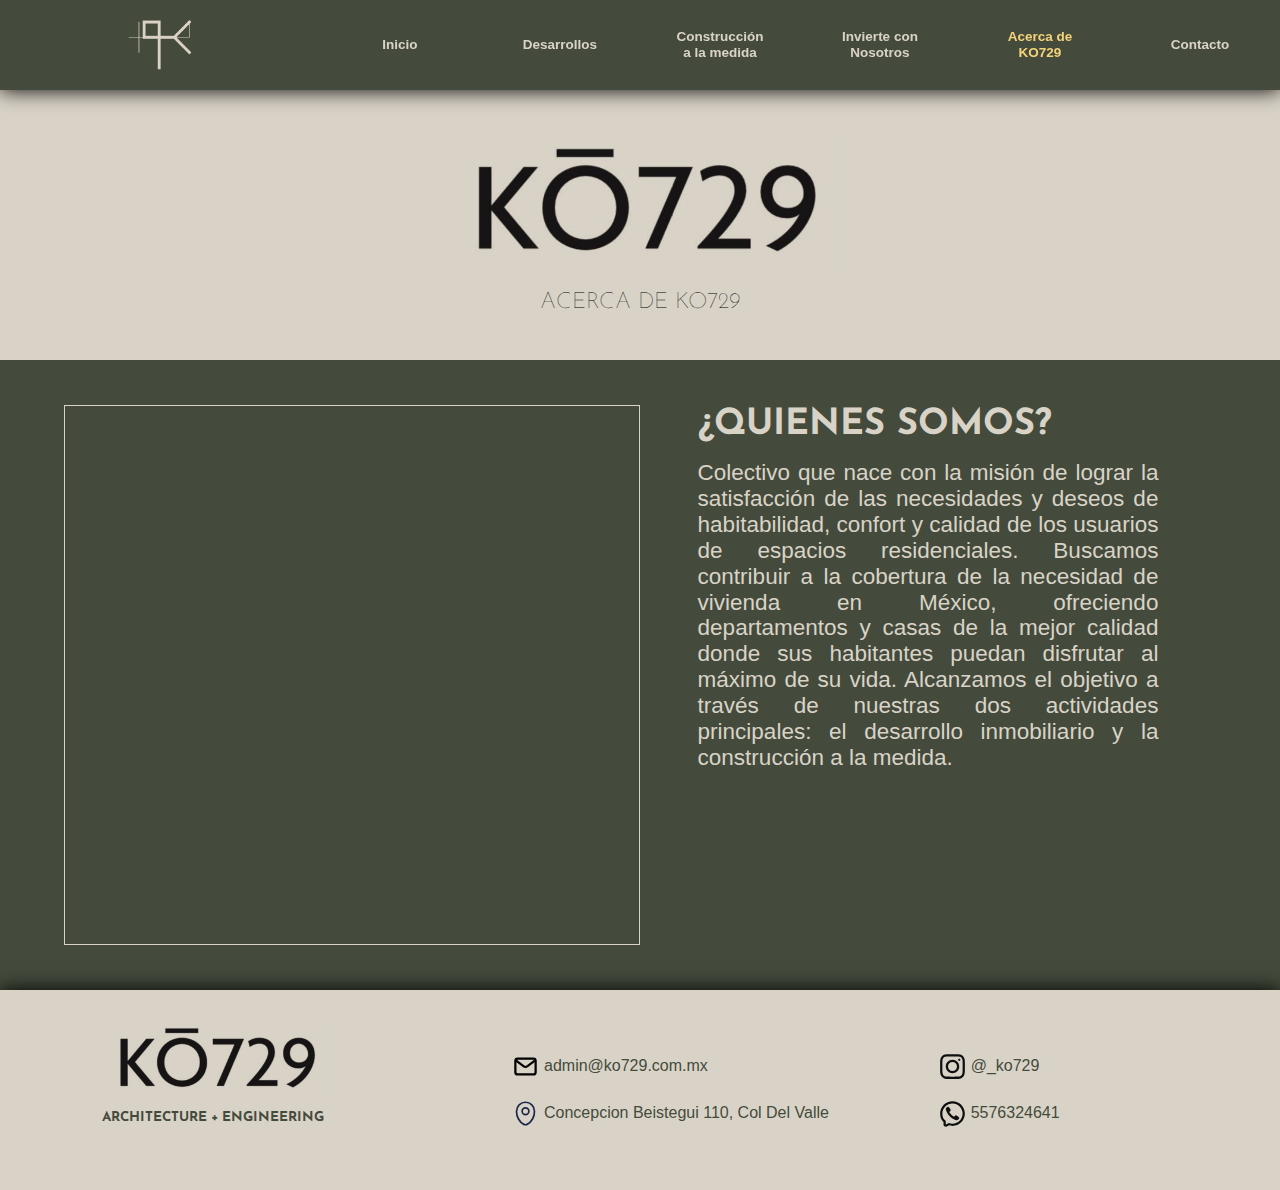
<file: aboutUs.html>
<!DOCTYPE html>
<html lang="es">

<head>

    <!-- META DESCRIPTION -->
    <meta charset="UTF-8">
    <meta http-equiv="X-UA-Compatible" content="IE=edge">
    <meta name="viewport" content="width=device-width, initial-scale=1.0">
    <meta name="description" content=" // PENDIENTE // ">
    <meta name="keywords" content=" // PENDIENTE // ">

    <!-- ESTILOS -->
    <link rel="stylesheet" href="recursos/format.css">
    <link rel="stylesheet" href="recursos/normalize.css">
    <link rel="stylesheet" href="recursos/aboutUs.css">


    <!-- GOOGLE FONTS -->

    <link rel="preconnect" href="https://fonts.googleapis.com">
    <link rel="preconnect" href="https://fonts.gstatic.com" crossorigin>

       <!-- Josefin Sans (Cuerpos secundarios) -->
       <link href="https://fonts.googleapis.com/css2?family=Josefin+Sans:wght@500&display=swap" rel="stylesheet">
   
    <!-- Open Sans -->
    <link href="https://fonts.googleapis.com/css2?family=Open+Sans:wdth,wght@80,600&display=swap" rel="stylesheet">

    <!-- Roboto Flex -->
    <link href="https://fonts.googleapis.com/css2?family=Roboto+Flex:opsz@8..144&display=swap" rel="stylesheet">

    <!-- Lora (YACATAS) -->
    <link href="https://fonts.googleapis.com/css2?family=Lora:ital,wght@1,700&display=swap" rel="stylesheet">

    <!-- TITULO -->
    <title>Acerca de KO729</title>

</head>

<body>

    <header>
        <div class="logo_container">
            <a href="index.html" class="logo_header">
                <img src="img/logos/logo.png" alt="logo">
            </a>
        </div>

        <div class="nav_bar">
            <div class="nav_container">
                <a href="index.html">Inicio</a>
            </div>
            <div class="nav_container">
                <a href="desarrollos.html">Desarrollos</a>
            </div>
            <div class="nav_container">
                <a href="construccion.html">Construcción<br>a la medida</a>
            </div>
            <div class="nav_container">
                <a href="inversion.html">Invierte con<br>Nosotros</a>
            </div>
            <div class="nav_container">
                <a href="aboutUs.html" class="nav_active">Acerca de<br>KO729</a>
            </div>
            <div class="nav_container">
                <a href="contact.html">Contacto</a>
            </div>
        </div>

        <div class="nav_bar_responsive" id="menuResponsive">
            <svg xmlns="http://www.w3.org/2000/svg" fill="none" viewBox="0 0 24 24" stroke-width="1.5"
                stroke="currentColor" class="w-6 h-6 menu_bars">
                <path stroke-linecap="round" stroke-linejoin="round" d="M3.75 6.75h16.5M3.75 12h16.5m-16.5 5.25H12" />
            </svg>
        </div>

    </header>

    <nav id="sideNavBar">
        <div class="close_bar_responsive_container">
            <div class="close_nav_bar" id="closeNavBar">
                <svg xmlns="http://www.w3.org/2000/svg" fill="none" viewBox="0 0 24 24" stroke-width="1.5"
                    stroke="currentColor" class="w-6 h-6 menu_close">
                    <path stroke-linecap="round" stroke-linejoin="round" d="M6 18 18 6M6 6l12 12" />
                </svg>
            </div>
        </div>
        <div class="nav_bar_container">
            <div class="nav_container_responsive">
                <a href="index.html" class="nav_element">Inicio</a>
            </div>
            <div class="nav_container_responsive">
                <a href="desarrollos.html" class="nav_element">Desarrollos</a>
            </div>
            <div class="nav_container_responsive">
                <a href="construccion.html" class="nav_element">Construcción<br>a la medida</a>
            </div>
            <div class="nav_container_responsive">
                <a href="inversion.html" class="nav_element">Invierte con<br>Nosotros</a>
            </div>
            <div class="nav_container_responsive">
                <a href="aboutUs.html" class="nav_element nav_active">Acerca de<br>KO729</a>
            </div>
            <div class="nav_container_responsive">
                <a href="contact.html" class="nav_element">Contacto</a>
            </div>
        </div>

    </nav>

    <div class="main-content">

        

        <div class="tittle_container">
            <div class="tittle_elementsContainer">

                <div class="tittle_element">
                    <img src="img/logos/letras.jpg" class="tittle_img" alt="logo">
                </div>
                <div class="tittle">
                    ACERCA DE KO729
                </div>

            </div>

        </div>

        <div class="aboutContainer">
            <div class="elementContainer imageContainer"></div>
            <div class="elementContainer textContainer">
                
                <div class="tittleContainer">
                    ¿QUIENES SOMOS?
                </div>
                <div class="textElement">
                    Colectivo que nace con la misión de lograr la satisfacción de las necesidades y deseos de habitabilidad,
                    confort y calidad de los usuarios de espacios residenciales. Buscamos contribuir a la cobertura de la
                    necesidad de vivienda en México, ofreciendo departamentos y casas de la mejor calidad donde sus
                    habitantes puedan disfrutar al máximo de su vida.
                    Alcanzamos el objetivo a través de nuestras dos actividades principales: el desarrollo inmobiliario y la
                    construcción a la medida.
                </div>
            
            </div>
        </div>

        <div class="aboutContainerResponsive">
            <div class="elementContainerResponsive textContainerResponsive">
                
                <div class="tittleContainerResponsive">
                    ¿Quienes Somos?
                </div>
                <div class="textElementResponsive">
                    Colectivo que nace con la misión de lograr la satisfacción de las necesidades y deseos de habitabilidad,
                    confort y calidad de los usuarios de espacios residenciales. Buscamos contribuir a la cobertura de la
                    necesidad de vivienda en México, ofreciendo departamentos y casas de la mejor calidad donde sus
                    habitantes puedan disfrutar al máximo de su vida.
                    Alcanzamos el objetivo a través de nuestras dos actividades principales: el desarrollo inmobiliario y la
                    construcción a la medida.
                </div>
            
            </div>
            <div class="elementContainerResponsive imageContainerResponsive"></div>
            
        </div>

    </div>

    <footer>

        <div class="footer_container footer_logo2_responsive">
            <div class="footer_KO729">
                <img src="img/logos/letras.jpg" alt="logo">
            </div>
            <div class="footer_AE">
                ARCHITECTURE + ENGINEERING
            </div>
        </div>


        <div class="footer_container footer_socialMedia_responsive">
            <div class="footer_socialMedia socialMediaUp">
                <a href="">
                    <img src="img/icon/emailB.svg" alt="instagram" class="footer_icon">
                    <div>admin@ko729.com.mx</div>
                </a>
            </div>
            <div class="footer_socialMedia socialMediaBottom">
                <a href="">
                    <img src="img/icon/direccionB.svg" alt="instagram" class="footer_icon">
                    <div>Concepcion Beistegui 110, Col Del Valle</div>
                </a>
            </div>
        </div>
        <div class="footer_container footer_socialMedia_responsive">
            <div class="footer_socialMedia socialMediaUp">
                <a href="">
                    <img src="img/icon/instagramB.svg" alt="instagram" class="footer_icon">
                    <div>@_ko729</div>
                </a>
            </div>
            <div class="footer_socialMedia socialMediaBottom">
                <a href="https://wa.me/5576324641">
                    <img src="img/icon/whatsappB.svg" alt="instagram" class="footer_icon">
                    <div>5576324641</div>
                </a>
            </div>
        </div>






    </footer>



</body>

<!-- FUNCIONES -->

<script src="recursos/header.js"></script>

<script src="recursos/funciones.js"></script>

</html>
</file>
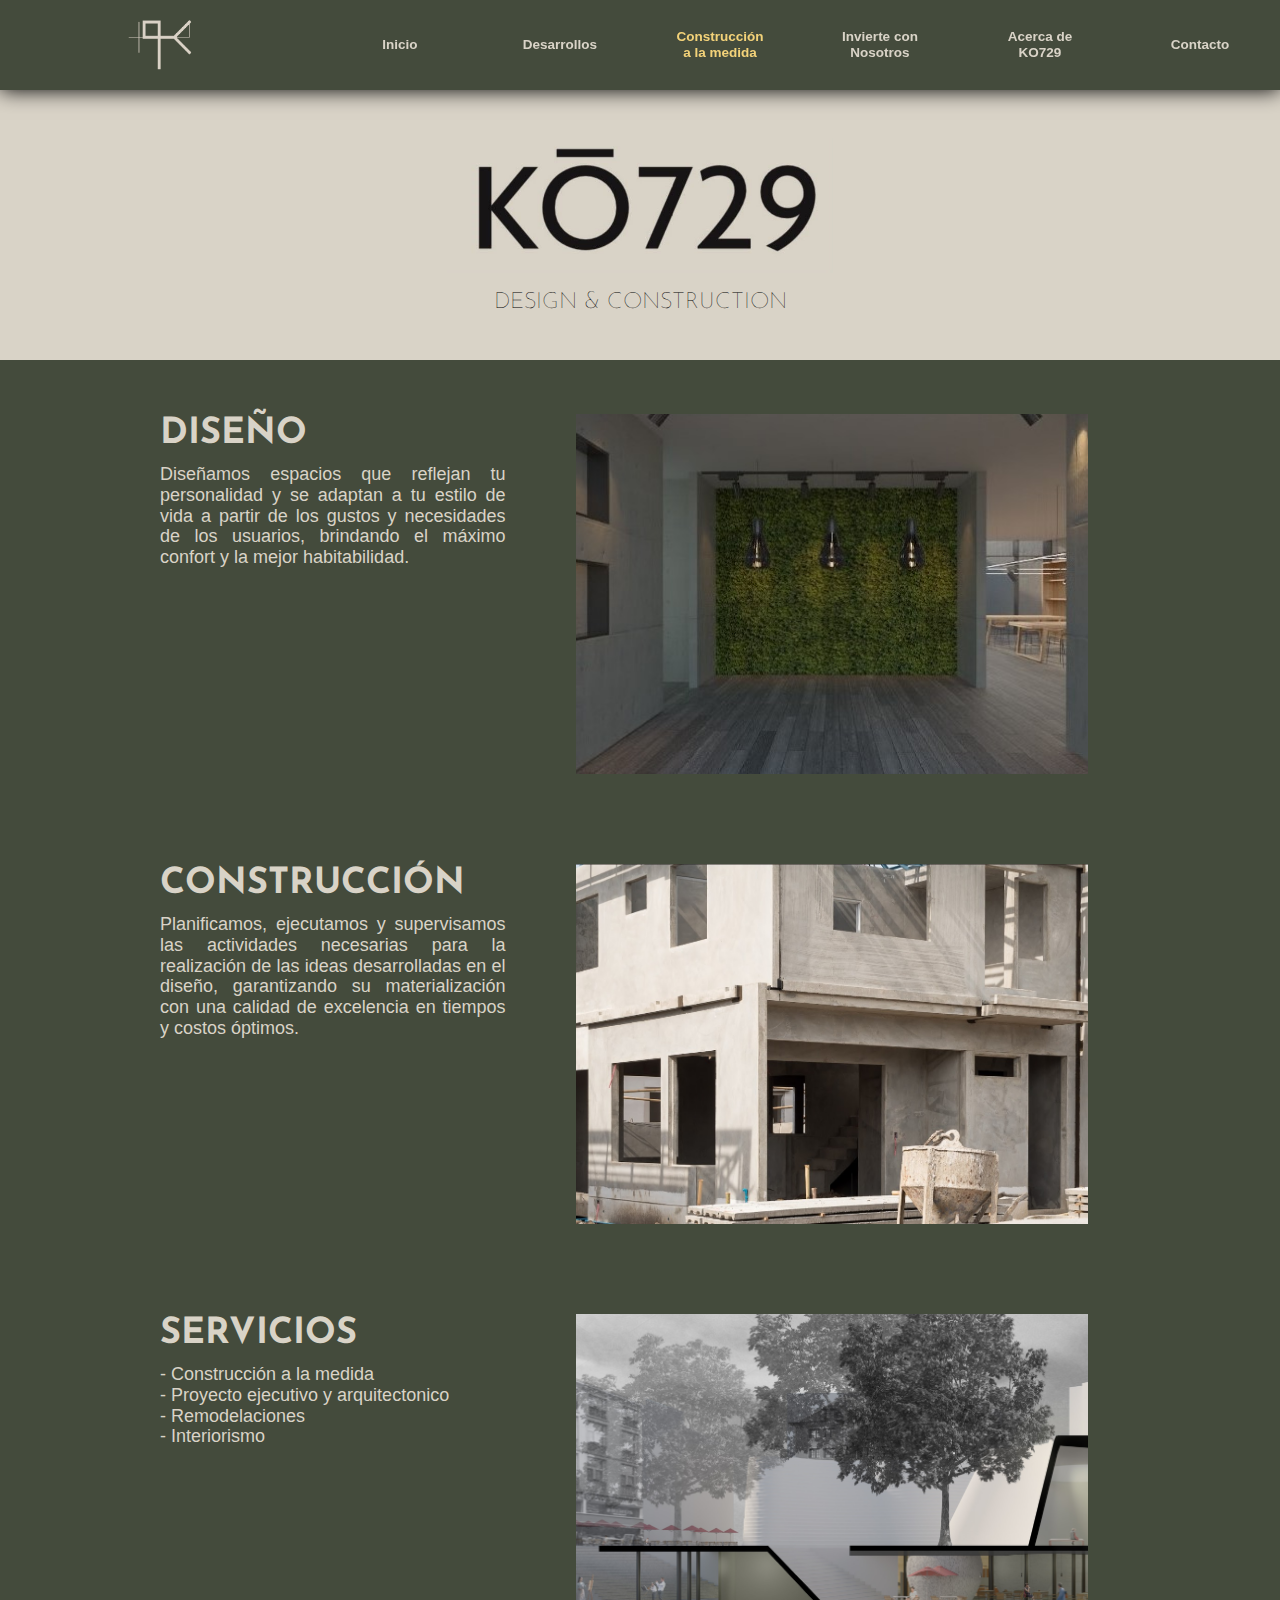
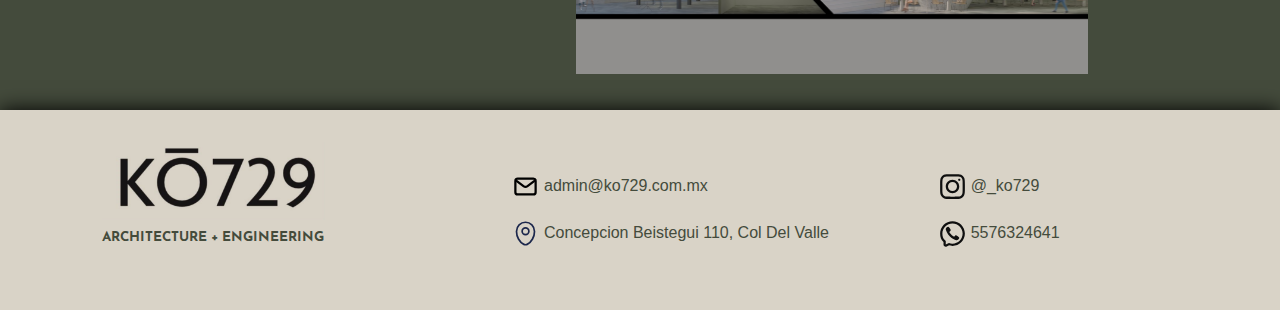
<file: construccion.html>
<!DOCTYPE html>
<html lang="es">

<head>

    <!-- META DESCRIPTION -->
    <meta charset="UTF-8">
    <meta http-equiv="X-UA-Compatible" content="IE=edge">
    <meta name="viewport" content="width=device-width, initial-scale=1.0">
    <meta name="description" content=" // PENDIENTE // ">
    <meta name="keywords" content=" // PENDIENTE // ">

    <!-- ESTILOS -->
    <link rel="stylesheet" href="recursos/format.css">
    <link rel="stylesheet" href="recursos/normalize.css">
    <link rel="stylesheet" href="recursos/construccion.css">

    <!-- GOOGLE FONTS -->

    <link rel="preconnect" href="https://fonts.googleapis.com">
    <link rel="preconnect" href="https://fonts.gstatic.com" crossorigin>

    <!-- Josefin Sans (Cuerpos secundarios) -->
    <link href="https://fonts.googleapis.com/css2?family=Josefin+Sans:wght@500&display=swap" rel="stylesheet">

    <!-- Open Sans -->
    <link href="https://fonts.googleapis.com/css2?family=Open+Sans:wdth,wght@80,600&display=swap" rel="stylesheet">

    <!-- Roboto Flex -->
    <link href="https://fonts.googleapis.com/css2?family=Roboto+Flex:opsz@8..144&display=swap" rel="stylesheet">

    <!-- TITULO -->
    <title>Construcción a la medida</title>

</head>

<body>

    <header>
        <div class="logo_container">
            <a href="index.html" class="logo_header">
                <img src="img/logos/logo.png" alt="logo">
            </a>
        </div>

        <div class="nav_bar">
            <div class="nav_container">
                <a href="index.html">Inicio</a>
            </div>
            <div class="nav_container">
                <a href="desarrollos.html">Desarrollos</a>
            </div>
            <div class="nav_container">
                <a href="construccion.html" class="nav_active">Construcción<br>a la medida</a>
            </div>
            <div class="nav_container">
                <a href="inversion.html">Invierte con<br>Nosotros</a>
            </div>
            <div class="nav_container">
                <a href="aboutUs.html">Acerca de<br>KO729</a>
            </div>
            <div class="nav_container">
                <a href="contact.html">Contacto</a>
            </div>
        </div>

        <div class="nav_bar_responsive" id="menuResponsive">
            <svg xmlns="http://www.w3.org/2000/svg" fill="none" viewBox="0 0 24 24" stroke-width="1.5"
                stroke="currentColor" class="w-6 h-6 menu_bars">
                <path stroke-linecap="round" stroke-linejoin="round" d="M3.75 6.75h16.5M3.75 12h16.5m-16.5 5.25H12" />
            </svg>
        </div>

    </header>

    <nav id="sideNavBar">
        <div class="close_bar_responsive_container">
            <div class="close_nav_bar" id="closeNavBar">
                <svg xmlns="http://www.w3.org/2000/svg" fill="none" viewBox="0 0 24 24" stroke-width="1.5"
                    stroke="currentColor" class="w-6 h-6 menu_close">
                    <path stroke-linecap="round" stroke-linejoin="round" d="M6 18 18 6M6 6l12 12" />
                </svg>
            </div>
        </div>
        <div class="nav_bar_container">
            <div class="nav_container_responsive">
                <a href="index.html" class="nav_element ">Inicio</a>
            </div>
            <div class="nav_container_responsive">
                <a href="desarrollos.html" class="nav_element">Desarrollos</a>
            </div>
            <div class="nav_container_responsive">
                <a href="construccion.html" class="nav_element nav_active">Construcción<br>a la medida</a>
            </div>
            <div class="nav_container_responsive">
                <a href="inversion.html" class="nav_element">Invierte con<br>Nosotros</a>
            </div>
            <div class="nav_container_responsive">
                <a href="aboutUs.html" class="nav_element">Acerca de<br>KO729</a>
            </div>
            <div class="nav_container_responsive">
                <a href="contact.html" class="nav_element">Contacto</a>
            </div>
        </div>

    </nav>

    <div class="main-content">

        <div class="tittle_container">
            <div class="tittle_elementsContainer">

                <div class="tittle_element">
                    <img src="img/logos/letras.jpg" class="tittle_img" alt="logo">
                </div>
                <div class="tittle">
                    DESIGN & CONSTRUCTION
                </div>

            </div>

        </div>

        <div class="elementContainer">
            <div class="textContainer">

                <div class="textCenter">

                    <div class="tituloContainer">
                        DISEÑO
                    </div>
                    <div class="descripcionContainer">
                        Diseñamos espacios que reflejan tu personalidad y se adaptan a tu estilo de vida a partir de los
                        gustos y necesidades de los usuarios, brindando el máximo confort y la mejor habitabilidad.
                    </div>

                </div>

            </div>
            <div class="imgContainer img1">

            </div>

        </div>

        <div class="elementContainer">
            <div class="textContainer">

                <div class="textCenter">

                    <div class="tituloContainer">
                        CONSTRUCCIÓN
                    </div>
                    <div class="descripcionContainer">
                        Planificamos, ejecutamos y supervisamos las actividades necesarias para la realización de las ideas desarrolladas en el diseño, garantizando su materialización con una calidad de excelencia en tiempos y costos óptimos.
                    </div>

                </div>

            </div>
            <div class="imgContainer img2">

            </div>

        </div>

        <div class="elementContainer element3">
            <div class="textContainer">

                <div class="textCenter">

                    <div class="tituloContainer">
                        SERVICIOS
                    </div>
                    <div class="descripcionContainer descriptionServices">
                        - Construcción a la medida
                        <br>- Proyecto ejecutivo y arquitectonico
                        <br>- Remodelaciones
                        <br>- Interiorismo    
                    </div>

                </div>

            </div>
            <div class="imgContainer img3">

            </div>

        </div>



    </div>

    <footer>

        <div class="footer_container footer_logo2_responsive">
            <div class="footer_KO729">
                <img src="img/logos/letras.jpg" alt="logo">
            </div>
            <div class="footer_AE">
                ARCHITECTURE + ENGINEERING
            </div>
        </div>


        <div class="footer_container footer_socialMedia_responsive">
            <div class="footer_socialMedia socialMediaUp">
                <a href="">
                    <img src="img/icon/emailB.svg" alt="instagram" class="footer_icon">
                    <div>admin@ko729.com.mx</div>
                </a>
            </div>
            <div class="footer_socialMedia socialMediaBottom">
                <a href="">
                    <img src="img/icon/direccionB.svg" alt="instagram" class="footer_icon">
                    <div>Concepcion Beistegui 110, Col Del Valle</div>
                </a>
            </div>
        </div>
        <div class="footer_container footer_socialMedia_responsive">
            <div class="footer_socialMedia socialMediaUp">
                <a href="">
                    <img src="img/icon/instagramB.svg" alt="instagram" class="footer_icon">
                    <div>@_ko729</div>
                </a>
            </div>
            <div class="footer_socialMedia socialMediaBottom">
                <a href="https://wa.me/5576324641">
                    <img src="img/icon/whatsappB.svg" alt="instagram" class="footer_icon">
                    <div>5576324641</div>
                </a>
            </div>
        </div>






    </footer>



</body>

<!-- FUNCIONES -->

<script src="recursos/header.js"></script>

<script src="recursos/funciones.js"></script>

</html>
</file>
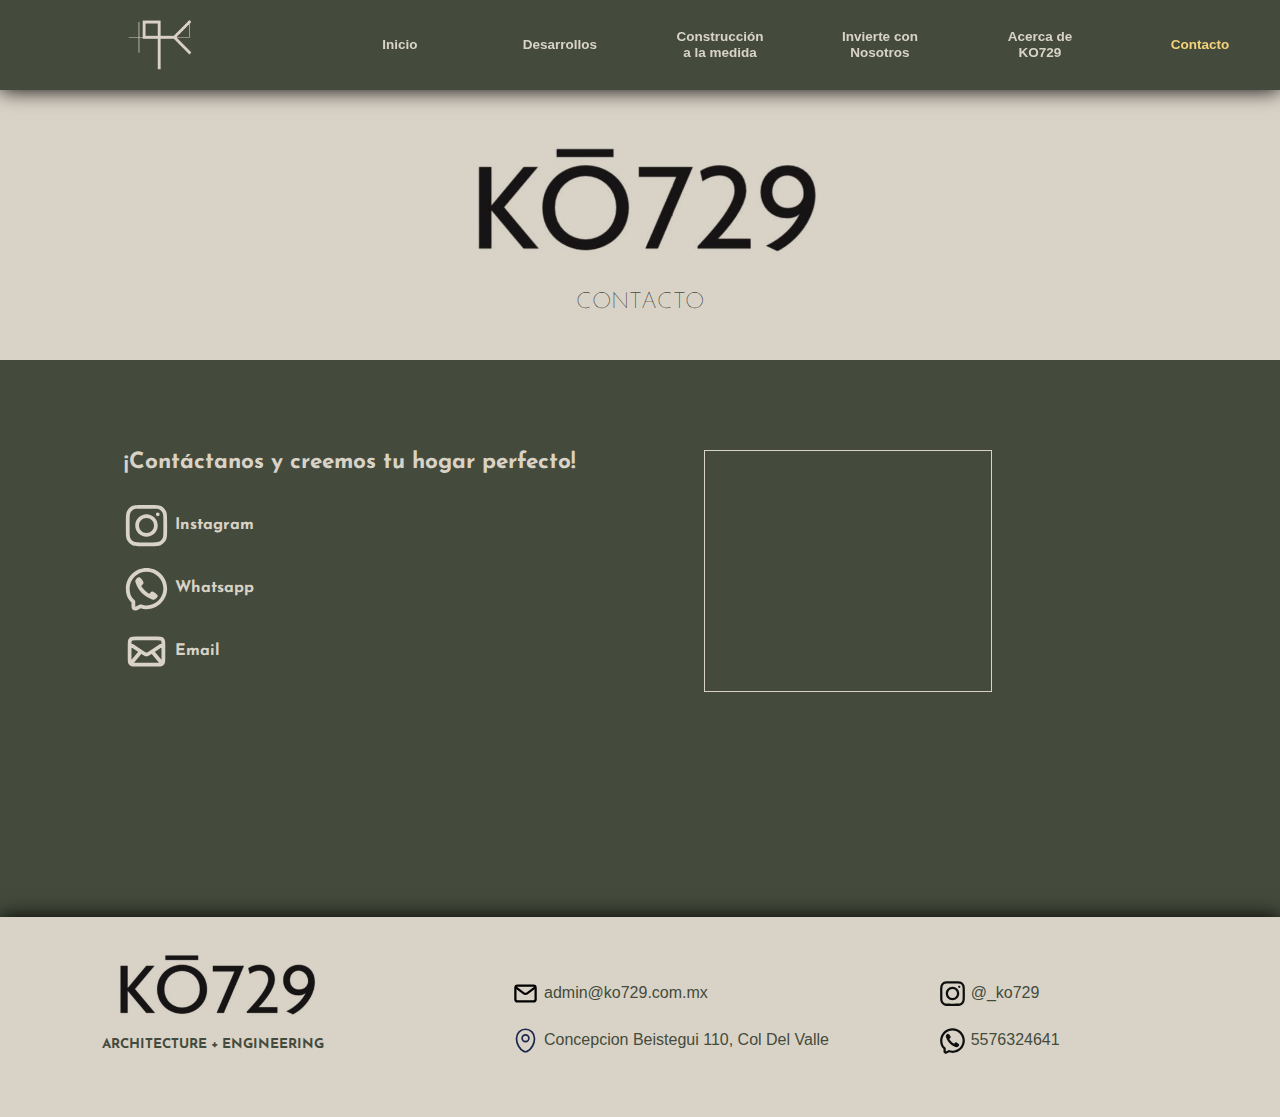
<file: contact.html>
<!DOCTYPE html>
<html lang="es">

<head>

    <!-- META DESCRIPTION -->
    <meta charset="UTF-8">
    <meta http-equiv="X-UA-Compatible" content="IE=edge">
    <meta name="viewport" content="width=device-width, initial-scale=1.0">
    <meta name="description" content=" // PENDIENTE // ">
    <meta name="keywords" content=" // PENDIENTE // ">

    <!-- ESTILOS -->
    <link rel="stylesheet" href="recursos/format.css">
    <link rel="stylesheet" href="recursos/normalize.css">
    <link rel="stylesheet" href="recursos/contact.css">

    <!-- GOOGLE FONTS -->

    <link rel="preconnect" href="https://fonts.googleapis.com">
    <link rel="preconnect" href="https://fonts.gstatic.com" crossorigin>

        <!-- Josefin Sans (Cuerpos secundarios) -->
        <link href="https://fonts.googleapis.com/css2?family=Josefin+Sans:wght@500&display=swap" rel="stylesheet">
   
    <!-- Open Sans -->
    <link href="https://fonts.googleapis.com/css2?family=Open+Sans:wdth,wght@80,600&display=swap" rel="stylesheet">

    <!-- Roboto Flex -->
    <link href="https://fonts.googleapis.com/css2?family=Roboto+Flex:opsz@8..144&display=swap" rel="stylesheet">

    <!-- Lora (YACATAS) -->
    <link href="https://fonts.googleapis.com/css2?family=Lora:ital,wght@1,700&display=swap" rel="stylesheet">

    <!-- TITULO -->
    <title>Contacto</title>

</head>

<body>

    <header>
        <div class="logo_container">
            <a href="index.html" class="logo_header">
                <img src="img/logos/logo.png" alt="logo">
            </a>
        </div>

        <div class="nav_bar">
            <div class="nav_container">
                <a href="index.html">Inicio</a>
            </div>
            <div class="nav_container">
                <a href="desarrollos.html">Desarrollos</a>
            </div>
            <div class="nav_container">
                <a href="construccion.html">Construcción<br>a la medida</a>
            </div>
            <div class="nav_container">
                <a href="inversion.html">Invierte con<br>Nosotros</a>
            </div>
            <div class="nav_container">
                <a href="aboutUs.html">Acerca de<br>KO729</a>
            </div>
            <div class="nav_container">
                <a href="contact.html" class=" nav_active">Contacto</a>
            </div>
        </div>

        <div class="nav_bar_responsive" id="menuResponsive">
            <svg xmlns="http://www.w3.org/2000/svg" fill="none" viewBox="0 0 24 24" stroke-width="1.5"
                stroke="currentColor" class="w-6 h-6 menu_bars">
                <path stroke-linecap="round" stroke-linejoin="round" d="M3.75 6.75h16.5M3.75 12h16.5m-16.5 5.25H12" />
            </svg>
        </div>

    </header>

    <nav id="sideNavBar">
        <div class="close_bar_responsive_container">
            <div class="close_nav_bar" id="closeNavBar">
                <svg xmlns="http://www.w3.org/2000/svg" fill="none" viewBox="0 0 24 24" stroke-width="1.5"
                    stroke="currentColor" class="w-6 h-6 menu_close">
                    <path stroke-linecap="round" stroke-linejoin="round" d="M6 18 18 6M6 6l12 12" />
                </svg>
            </div>
        </div>
        <div class="nav_bar_container">
            <div class="nav_container_responsive">
                <a href="index.html" class="nav_element">Inicio</a>
            </div>
            <div class="nav_container_responsive">
                <a href="desarrollos.html" class="nav_element">Desarrollos</a>
            </div>
            <div class="nav_container_responsive">
                <a href="construccion.html" class="nav_element">Construcción<br>a la medida</a>
            </div>
            <div class="nav_container_responsive">
                <a href="inversion.html" class="nav_element  ">Invierte con<br>Nosotros</a>
            </div>
            <div class="nav_container_responsive">
                <a href="aboutUs.html" class="nav_element">Acerca de<br>KO729</a>
            </div>
            <div class="nav_container_responsive">
                <a href="contact.html" class="nav_element nav_active">Contacto</a>
            </div>
        </div>

    </nav>

    <div class="main-content">

        

        <div class="tittle_container">
            <div class="tittle_elementsContainer">

                <div class="tittle_element">
                    <img src="img/logos/letras.jpg" class="tittle_img" alt="logo">
                </div>
                <div class="tittle">
                    CONTACTO
                </div>

            </div>

        </div>

        <div class="contactContainer">

            <div class="contactBox text">
                <div class="textElements">
                    <div class="speechContainer">
                        ¡Contáctanos y creemos tu hogar perfecto!
                    </div>
                    <div class="datosContainer">
                        <div class="elementContainer">
                            <a href="">
                                <img src="img/icon/instagram.svg" alt="instagram" class="footer_icon">
                                Instagram
                            </a>
                        </div>
                        <div class="elementContainer">
                            <a href="">
                                <img src="img/icon/whatsapp.svg" alt="instagram" class="footer_icon">
                                Whatsapp
                            </a>
                        </div>
                        <div class="elementContainer">
                            <a href="">
                                <img src="img/icon/mail.svg" alt="instagram" class="footer_icon">
                                Email
                            </a>
                        </div>
                    </div>
                </div>
            </div>

            <div class="contactBox image">
                <div class="contactImg">

                </div>
            </div>

        </div>




    </div>

    <footer>

        <div class="footer_container footer_logo2_responsive">
            <div class="footer_KO729">
                <img src="img/logos/letras.jpg" alt="logo">
            </div>
            <div class="footer_AE">
                ARCHITECTURE + ENGINEERING
            </div>
        </div>


        <div class="footer_container footer_socialMedia_responsive">
            <div class="footer_socialMedia socialMediaUp">
                <a href="">
                    <img src="img/icon/emailB.svg" alt="instagram" class="footer_icon">
                    <div>admin@ko729.com.mx</div>
                </a>
            </div>
            <div class="footer_socialMedia socialMediaBottom">
                <a href="">
                    <img src="img/icon/direccionB.svg" alt="instagram" class="footer_icon">
                    <div>Concepcion Beistegui 110, Col Del Valle</div>
                </a>
            </div>
        </div>
        <div class="footer_container footer_socialMedia_responsive">
            <div class="footer_socialMedia socialMediaUp">
                <a href="">
                    <img src="img/icon/instagramB.svg" alt="instagram" class="footer_icon">
                    <div>@_ko729</div>
                </a>
            </div>
            <div class="footer_socialMedia socialMediaBottom">
                <a href="https://wa.me/5576324641">
                    <img src="img/icon/whatsappB.svg" alt="instagram" class="footer_icon">
                    <div>5576324641</div>
                </a>
            </div>
        </div>






    </footer>



</body>

<!-- FUNCIONES -->

<script src="recursos/header.js"></script>

<script src="recursos/funciones.js"></script>

</html>
</file>
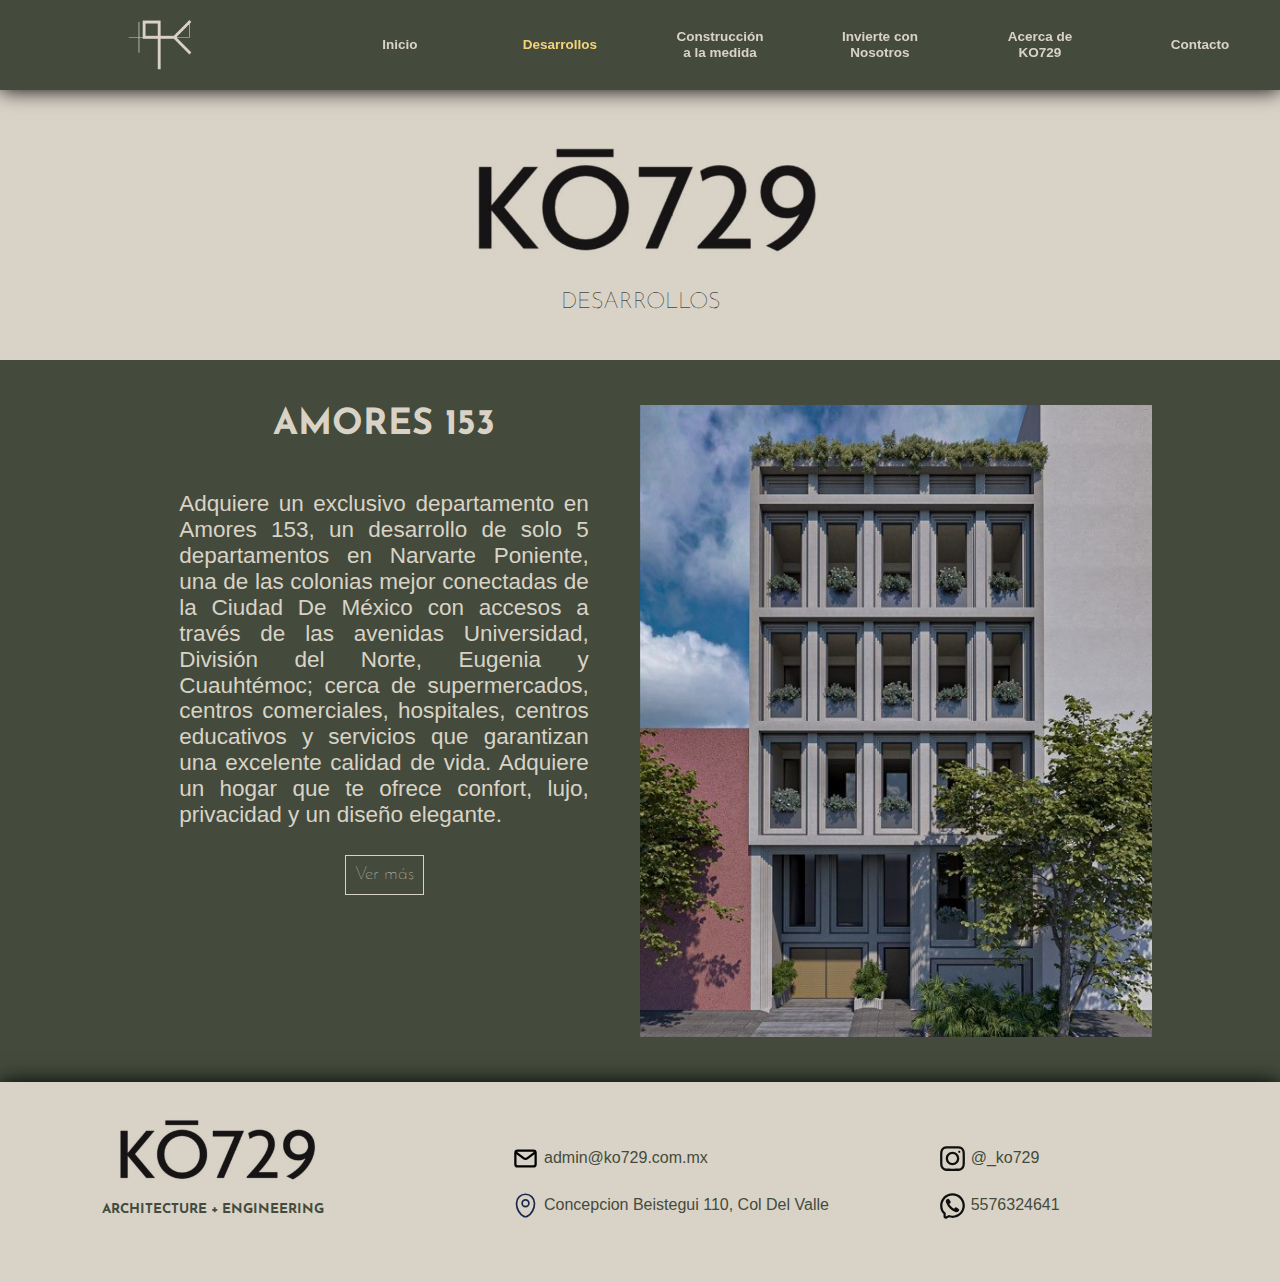
<file: desarrollos.html>
<!DOCTYPE html>
<html lang="es">

<head>

    <!-- META DESCRIPTION -->
    <meta charset="UTF-8">
    <meta http-equiv="X-UA-Compatible" content="IE=edge">
    <meta name="viewport" content="width=device-width, initial-scale=1.0">
    <meta name="description" content=" // PENDIENTE // ">
    <meta name="keywords" content=" // PENDIENTE // ">

    <!-- ESTILOS -->
    <link rel="stylesheet" href="recursos/format.css">
    <link rel="stylesheet" href="recursos/desarrollos.css">
    <link rel="stylesheet" href="recursos/normalize.css">

    <!-- GOOGLE FONTS -->

    <link rel="preconnect" href="https://fonts.googleapis.com">
    <link rel="preconnect" href="https://fonts.gstatic.com" crossorigin>

    <!-- Josefin Sans -->
    <link href="https://fonts.googleapis.com/css2?family=Josefin+Sans:wght@500&display=swap" rel="stylesheet">
   
    <!-- Open Sans -->
    <link href="https://fonts.googleapis.com/css2?family=Open+Sans:wdth,wght@80,600&display=swap" rel="stylesheet">

    <!-- Roboto Flex -->
    <link href="https://fonts.googleapis.com/css2?family=Roboto+Flex:opsz@8..144&display=swap" rel="stylesheet">
    
    

    <!-- TITULO -->
    <title>Desarrollo</title>

</head>

<body>

    <header>
        <div class="logo_container">
            <a href="index.html" class="logo_header">
                <img src="img/logos/logo.png" alt="logo">
            </a>
        </div>

        <div class="nav_bar">
            <div class="nav_container">
                <a href="index.html">Inicio</a>
            </div>
            <div class="nav_container">
                <a href="desarrollos.html" class="nav_active">Desarrollos</a>
            </div>
            <div class="nav_container">
                <a href="construccion.html">Construcción<br>a la medida</a>
            </div>
            <div class="nav_container">
                <a href="inversion.html">Invierte con<br>Nosotros</a>
            </div>
            <div class="nav_container">
                <a href="aboutUs.html">Acerca de<br>KO729</a>
            </div>
            <div class="nav_container">
                <a href="contact.html">Contacto</a>
            </div>
        </div>

        <div class="nav_bar_responsive" id="menuResponsive">
            <svg xmlns="http://www.w3.org/2000/svg" fill="none" viewBox="0 0 24 24" stroke-width="1.5"
                stroke="currentColor" class="w-6 h-6 menu_bars">
                <path stroke-linecap="round" stroke-linejoin="round" d="M3.75 6.75h16.5M3.75 12h16.5m-16.5 5.25H12" />
            </svg>
        </div>

    </header>

    <nav id="sideNavBar">
        <div class="close_bar_responsive_container">
            <div class="close_nav_bar" id="closeNavBar">
                <svg xmlns="http://www.w3.org/2000/svg" fill="none" viewBox="0 0 24 24" stroke-width="1.5"
                    stroke="currentColor" class="w-6 h-6 menu_close">
                    <path stroke-linecap="round" stroke-linejoin="round" d="M6 18 18 6M6 6l12 12" />
                </svg>
            </div>
        </div>
        <div class="nav_bar_container">
            <div class="nav_container_responsive">
                <a href="index.html" class="nav_element ">Inicio</a>
            </div>
            <div class="nav_container_responsive">
                <a href="desarrollos.html" class="nav_element nav_active">Desarrollos</a>
            </div>
            <div class="nav_container_responsive">
                <a href="construccion.html" class="nav_element">Construcción<br>a la medida</a>
            </div>
            <div class="nav_container_responsive">
                <a href="inversion.html" class="nav_element">Invierte con<br>Nosotros</a>
            </div>
            <div class="nav_container_responsive">
                <a href="aboutUs.html" class="nav_element">Acerca de<br>KO729</a>
            </div>
            <div class="nav_container_responsive">
                <a href="contact.html" class="nav_element">Contacto</a>
            </div>
        </div>

    </nav>

    <div class="main-content">

        <div class="tittle_container">
            <div class="tittle_elementsContainer">

                <div class="tittle_element">
                    <img src="img/logos/letras.jpg" class="tittle_img" alt="logo">
                </div>
                <div class="tittle">
                    DESARROLLOS
                </div>
                

            </div>

        </div>

        <div class="desarrollosContainer">
            <div class="desarrolloContainer">
                <div class="desarrolloElement desarrolloText">
                    <div class="desarrolloTittle">
                        AMORES 153
                    </div>
                    <div class="desarrolloDescription">
                        Adquiere un exclusivo departamento en Amores 153, un desarrollo de solo 5 departamentos en Narvarte
                        Poniente, una de las colonias mejor conectadas de la Ciudad De México con accesos a través de
                        las avenidas Universidad, División del Norte, Eugenia y Cuauhtémoc; cerca de supermercados,
                        centros comerciales, hospitales, centros educativos y servicios que garantizan una excelente
                        calidad de vida.
                        Adquiere un hogar que te ofrece confort, lujo, privacidad y un diseño elegante.

                        <div class="deCo_button_container">
                            <a href="desarrollos/yacatas.html" class="deCo_button">
                                Ver más
                            </a>
                        </div>
                    </div>
                    
                </div>
                <div class="desarrolloElement desarrolloImg">
                </div>
            </div>
            
        </div>





    </div>

    <footer>

        <div class="footer_container footer_logo2_responsive">
            <div class="footer_KO729">
                <img src="img/logos/letras.jpg" alt="logo">
            </div>
            <div class="footer_AE">
                ARCHITECTURE + ENGINEERING
            </div>
        </div>


        <div class="footer_container footer_socialMedia_responsive">
            <div class="footer_socialMedia socialMediaUp">
                <a href="">
                    <img src="img/icon/emailB.svg" alt="instagram" class="footer_icon">
                    <div>admin@ko729.com.mx</div>
                </a>
            </div>
            <div class="footer_socialMedia socialMediaBottom">
                <a href="">
                    <img src="img/icon/direccionB.svg" alt="instagram" class="footer_icon">
                    <div>Concepcion Beistegui 110, Col Del Valle</div>
                </a>
            </div>
        </div>
        <div class="footer_container footer_socialMedia_responsive">
            <div class="footer_socialMedia socialMediaUp">
                <a href="">
                    <img src="img/icon/instagramB.svg" alt="instagram" class="footer_icon">
                    <div>@_ko729</div>
                </a>
            </div>
            <div class="footer_socialMedia socialMediaBottom">
                <a href="https://wa.me/5576324641">
                    <img src="img/icon/whatsappB.svg" alt="instagram" class="footer_icon">
                    <div>5576324641</div>
                </a>
            </div>
        </div>






    </footer>



</body>

<!-- FUNCIONES -->

<script src="recursos/header.js"></script>

<script src="recursos/funciones.js"></script>

</html>
</file>
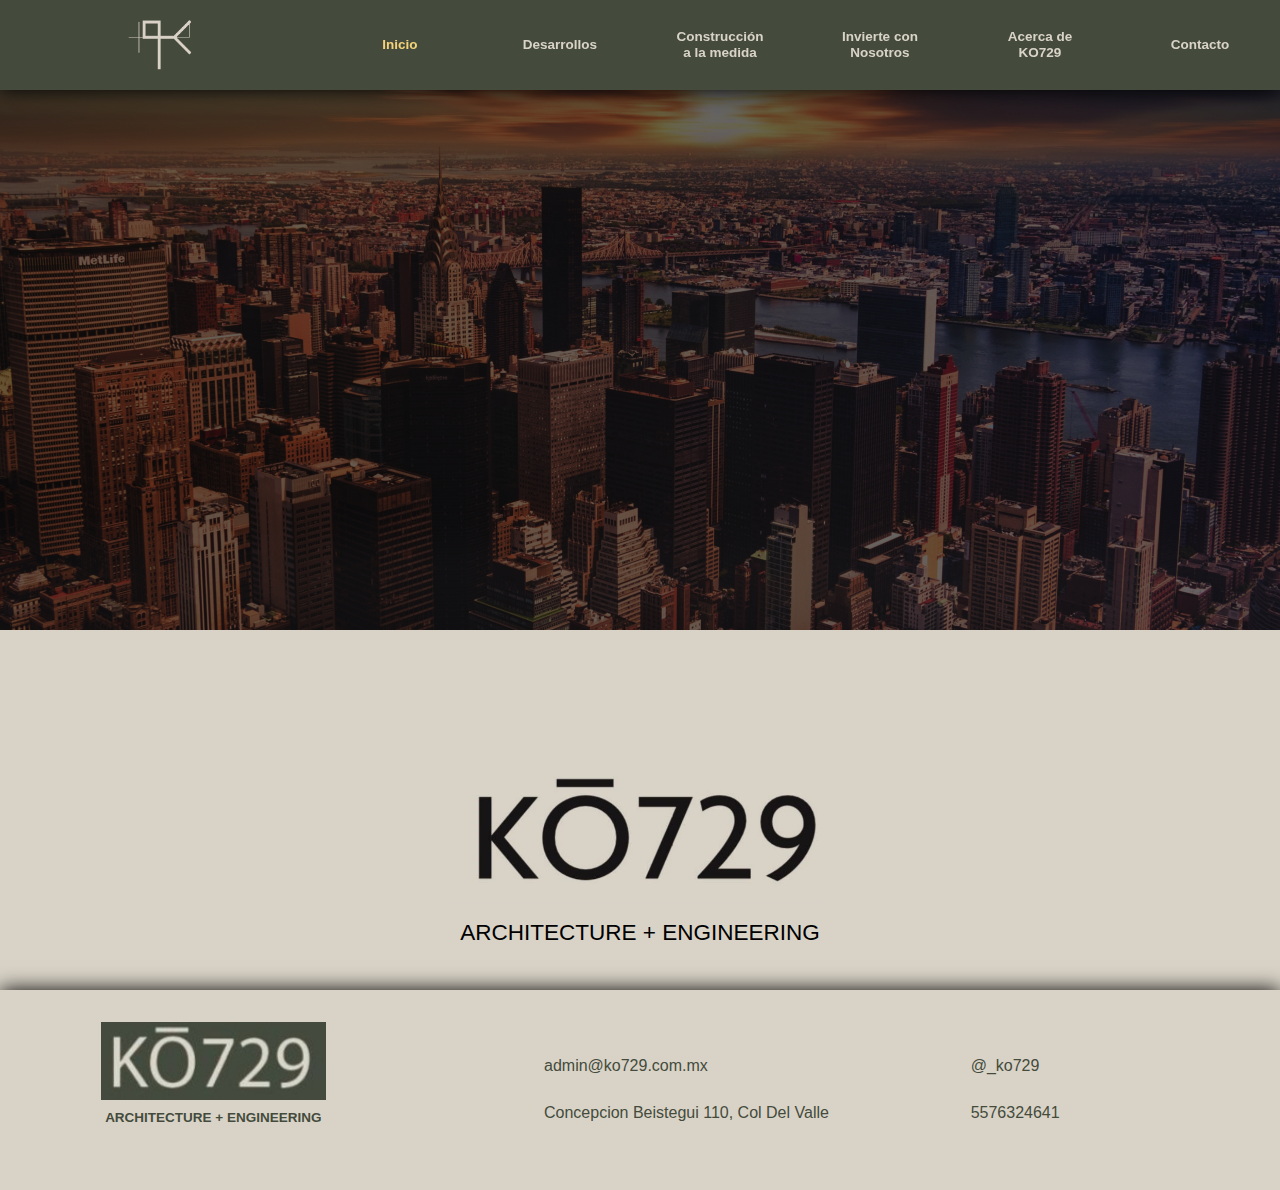
<file: formato.html>
<!DOCTYPE html>
<html lang="es">

<head>

    <!-- META DESCRIPTION -->
    <meta charset="UTF-8">
    <meta http-equiv="X-UA-Compatible" content="IE=edge">
    <meta name="viewport" content="width=device-width, initial-scale=1.0">
    <meta name="description" content=" // PENDIENTE // ">
    <meta name="keywords" content=" // PENDIENTE // ">

    <!-- ESTILOS -->
    <link rel="stylesheet" href="recursos/format.css">
    <link rel="stylesheet" href="recursos/normalize.css">

    <!-- GOOGLE FONTS -->

    <link rel="preconnect" href="https://fonts.googleapis.com">
    <link rel="preconnect" href="https://fonts.gstatic.com" crossorigin>
    <link href="https://fonts.googleapis.com/css2?family=Open+Sans:wdth,wght@80,600&display=swap" rel="stylesheet">

    <!-- TITULO -->
    <title>KO729</title>

</head>

<body>

    <header>
        <div class="logo_container">
            <a href="index.html" class="logo_header">
                <img src="img/logos/logo.png" alt="logo">
            </a>
        </div>

        <div class="nav_bar">
            <div class="nav_container">
                <a href="index.html" class="nav_active">Inicio</a>
            </div>
            <div class="nav_container">
                <a href="desarrollos.html">Desarrollos</a>
            </div>
            <div class="nav_container">
                <a href="construccion.html">Construcción<br>a la medida</a>
            </div>
            <div class="nav_container">
                <a href="inversion.html">Invierte con<br>Nosotros</a>
            </div>
            <div class="nav_container">
                <a href="aboutUs.html">Acerca de<br>KO729</a>
            </div>
            <div class="nav_container">
                <a href="contact.html">Contacto</a>
            </div>
        </div>

        <div class="nav_bar_responsive" id="menuResponsive">
            <svg xmlns="http://www.w3.org/2000/svg" fill="none" viewBox="0 0 24 24" stroke-width="1.5"
                stroke="currentColor" class="w-6 h-6 menu_bars">
                <path stroke-linecap="round" stroke-linejoin="round" d="M3.75 6.75h16.5M3.75 12h16.5m-16.5 5.25H12" />
            </svg>
        </div>

    </header>

    <nav id="sideNavBar">
        <div class="close_bar_responsive_container">
            <div class="close_nav_bar" id="closeNavBar">
                <svg xmlns="http://www.w3.org/2000/svg" fill="none" viewBox="0 0 24 24" stroke-width="1.5"
                    stroke="currentColor" class="w-6 h-6 menu_close">
                    <path stroke-linecap="round" stroke-linejoin="round" d="M6 18 18 6M6 6l12 12" />
                </svg>
            </div>
        </div>
        <div class="nav_bar_container">
            <div class="nav_container_responsive">
                <a href="index.html" class="nav_element nav_active">Inicio</a>
            </div>
            <div class="nav_container_responsive">
                <a href="desarrollos.html" class="nav_element">Desarrollos</a>
            </div>
            <div class="nav_container_responsive">
                <a href="construccion.html" class="nav_element">Construcción<br>a la medida</a>
            </div>
            <div class="nav_container_responsive">
                <a href="inversion.html" class="nav_element">Invierte con<br>Nosotros</a>
            </div>
            <div class="nav_container_responsive">
                <a href="aboutUs.html" class="nav_element">Acerca de<br>KO729</a>
            </div>
            <div class="nav_container_responsive">
                <a href="contact.html" class="nav_element">Contacto</a>
            </div>
        </div>

    </nav>

    <div class="main-content">

        <div class="banner_container">
            <img src="img/banner/s1.jpg" class="banner_element" alt="" id="banner4">
            <img src="img/banner/s2.jpg" class="banner_element" alt="" id="banner3">
            <img src="img/banner/s3.jpg" class="banner_element" alt="" id="banner2">
            <img src="img/banner/s4.jpg" class="banner_element" alt="" id="banner1">
        </div>

        <div class="tittle_container">
            <div class="tittle_elementsContainer">

                <div class="tittle_element">
                    <img src="img/logos/letras.jpg" class="tittle_img" alt="logo">
                </div>
                <div class="tittle tittle1">
                    ARCHITECTURE + ENGINEERING
                </div>
                <div class="tittle tittle2">
                    ARCHITECTURE<br>+<br>ENGINEERING
                </div>
            </div>

        </div>


    </div>

    <footer>

        <div class="footer_container footer_logo2_responsive">
            <div class="footer_KO729">
                <img src="img/logos/letras2.jpg" alt="logo">
            </div>
            <div class="footer_AE">
                ARCHITECTURE + ENGINEERING
            </div>
        </div>

        
        <div class="footer_container footer_socialMedia_responsive">
            <div class="footer_socialMedia socialMediaUp">
                <a href="">
                    <img src="img/icon/mail.svg" alt="instagram" class="footer_icon">
                    <div>admin@ko729.com.mx</div>
                </a>
            </div>
            <div class="footer_socialMedia socialMediaBottom">
                <a href="">
                    <img src="img/icon/direccion.svg" alt="instagram" class="footer_icon">
                    <div>Concepcion Beistegui 110, Col Del Valle</div>
                </a>
            </div>
        </div>
        <div class="footer_container footer_socialMedia_responsive">
            <div class="footer_socialMedia socialMediaUp">
                <a href="">
                    <img src="img/icon/instagram.svg" alt="instagram" class="footer_icon">
                    <div>@_ko729</div>
                </a>
            </div>
            <div class="footer_socialMedia socialMediaBottom">
                <a href="https://wa.me/5576324641">
                    <img src="img/icon/whatsapp.svg" alt="instagram" class="footer_icon">
                    <div>5576324641</div>
                </a>
            </div>
        </div>

        

        


    </footer>



</body>

<!-- FUNCIONES -->

<script src="recursos/header.js"></script>

<script src="recursos/funciones.js"></script>

</html>
</file>
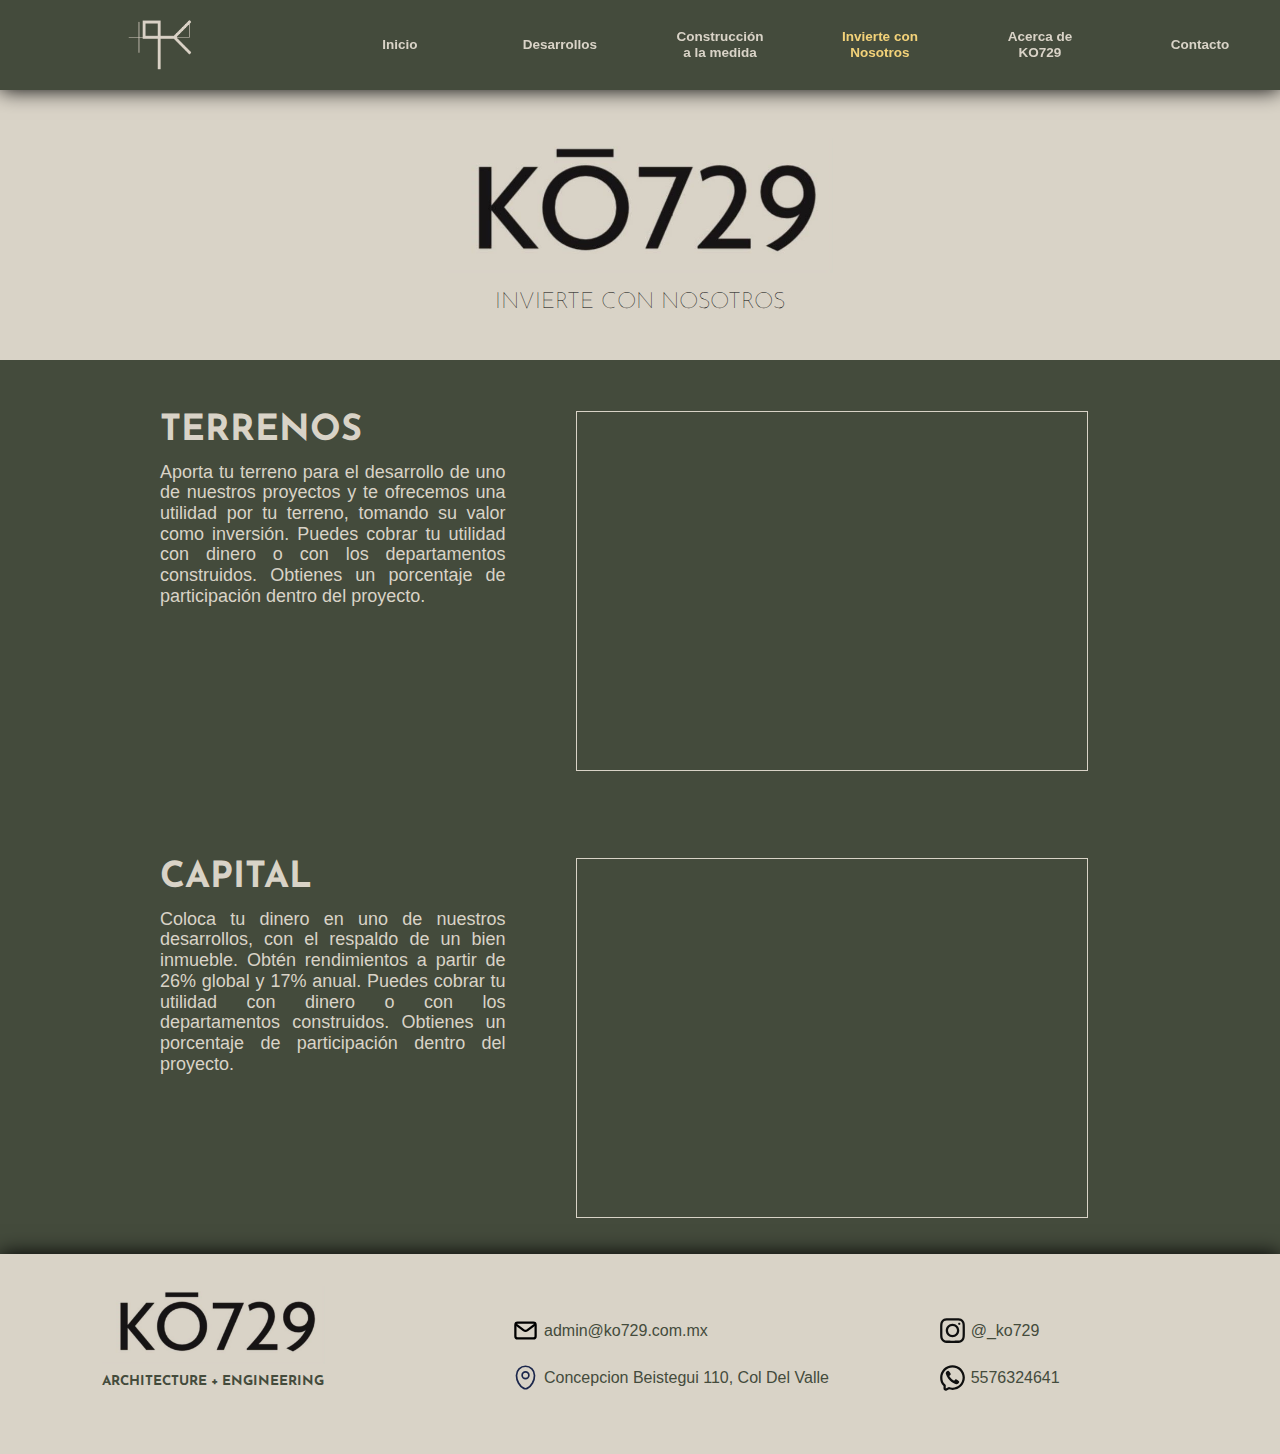
<file: inversion.html>
<!DOCTYPE html>
<html lang="es">

<head>

    <!-- META DESCRIPTION -->
    <meta charset="UTF-8">
    <meta http-equiv="X-UA-Compatible" content="IE=edge">
    <meta name="viewport" content="width=device-width, initial-scale=1.0">
    <meta name="description" content=" // PENDIENTE // ">
    <meta name="keywords" content=" // PENDIENTE // ">

    <!-- ESTILOS -->
    <link rel="stylesheet" href="recursos/format.css">
    <link rel="stylesheet" href="recursos/normalize.css">
    <link rel="stylesheet" href="recursos/inversion.css">

    <!-- GOOGLE FONTS -->

    <link rel="preconnect" href="https://fonts.googleapis.com">
    <link rel="preconnect" href="https://fonts.gstatic.com" crossorigin>

    <!-- Josefin Sans (Cuerpos secundarios) -->
    <link href="https://fonts.googleapis.com/css2?family=Josefin+Sans:wght@500&display=swap" rel="stylesheet">

    <!-- Open Sans -->
    <link href="https://fonts.googleapis.com/css2?family=Open+Sans:wdth,wght@80,600&display=swap" rel="stylesheet">

    <!-- Roboto Flex -->
    <link href="https://fonts.googleapis.com/css2?family=Roboto+Flex:opsz@8..144&display=swap" rel="stylesheet">

    <!-- TITULO -->
    <title>Invierte con Nosotros</title>

</head>

<body>

    <header>
        <div class="logo_container">
            <a href="index.html" class="logo_header">
                <img src="img/logos/logo.png" alt="logo">
            </a>
        </div>

        <div class="nav_bar">
            <div class="nav_container">
                <a href="index.html">Inicio</a>
            </div>
            <div class="nav_container">
                <a href="desarrollos.html">Desarrollos</a>
            </div>
            <div class="nav_container">
                <a href="construccion.html">Construcción<br>a la medida</a>
            </div>
            <div class="nav_container">
                <a href="inversion.html"  class="nav_active">Invierte con<br>Nosotros</a>
            </div>
            <div class="nav_container">
                <a href="aboutUs.html">Acerca de<br>KO729</a>
            </div>
            <div class="nav_container">
                <a href="contact.html">Contacto</a>
            </div>
        </div>

        <div class="nav_bar_responsive" id="menuResponsive">
            <svg xmlns="http://www.w3.org/2000/svg" fill="none" viewBox="0 0 24 24" stroke-width="1.5"
                stroke="currentColor" class="w-6 h-6 menu_bars">
                <path stroke-linecap="round" stroke-linejoin="round" d="M3.75 6.75h16.5M3.75 12h16.5m-16.5 5.25H12" />
            </svg>
        </div>

    </header>

    <nav id="sideNavBar">
        <div class="close_bar_responsive_container">
            <div class="close_nav_bar" id="closeNavBar">
                <svg xmlns="http://www.w3.org/2000/svg" fill="none" viewBox="0 0 24 24" stroke-width="1.5"
                    stroke="currentColor" class="w-6 h-6 menu_close">
                    <path stroke-linecap="round" stroke-linejoin="round" d="M6 18 18 6M6 6l12 12" />
                </svg>
            </div>
        </div>
        <div class="nav_bar_container">
            <div class="nav_container_responsive">
                <a href="index.html" class="nav_element ">Inicio</a>
            </div>
            <div class="nav_container_responsive">
                <a href="desarrollos.html" class="nav_element">Desarrollos</a>
            </div>
            <div class="nav_container_responsive">
                <a href="construccion.html" class="nav_element">Construcción<br>a la medida</a>
            </div>
            <div class="nav_container_responsive">
                <a href="inversion.html" class="nav_element nav_active">Invierte con<br>Nosotros</a>
            </div>
            <div class="nav_container_responsive">
                <a href="aboutUs.html" class="nav_element">Acerca de<br>KO729</a>
            </div>
            <div class="nav_container_responsive">
                <a href="contact.html" class="nav_element">Contacto</a>
            </div>
        </div>

    </nav>

    <div class="main-content">

        <div class="tittle_container">
            <div class="tittle_elementsContainer">

                <div class="tittle_element">
                    <img src="img/logos/letras.jpg" class="tittle_img" alt="logo">
                </div>
                <div class="tittle">
                    INVIERTE CON NOSOTROS
                </div>

            </div>

        </div>

        <div class="elementContainer">
            <div class="textContainer">

                <div class="textCenter">

                    <!-- <div class="textContainer">
                        <b>TERRENOS</b><br><br>
                        Aporta tu terreno para el desarrollo de uno de nuestros proyectos y te
                        ofrecemos una utilidad por tu terreno, tomando su valor como inversión.
                        Puedes cobrar tu utilidad con dinero o con los departamentos construidos.
                        Obtienes un porcentaje de participación dentro del proyecto.
                    </div>
                    <div class="textContainer">
                        <b>CAPITAL</b><br><br>
                                            </div> -->

                    <div class="tituloContainer">
                        TERRENOS
                    </div>
                    <div class="descripcionContainer">
                        Aporta tu terreno para el desarrollo de uno de nuestros proyectos y te
                        ofrecemos una utilidad por tu terreno, tomando su valor como inversión.
                        Puedes cobrar tu utilidad con dinero o con los departamentos construidos.
                        Obtienes un porcentaje de participación dentro del proyecto.    
                    </div>

                </div>

            </div>
            <div class="imgContainer img1">

            </div>

        </div>

        <div class="elementContainer">
            <div class="textContainer">

                <div class="textCenter">

                    <div class="tituloContainer">
                        CAPITAL
                    </div>
                    <div class="descripcionContainer">
                        Coloca tu dinero en uno de nuestros desarrollos, con el respaldo de un bien
                        inmueble.
                        Obtén rendimientos a partir de 26% global y 17% anual.
                        Puedes cobrar tu utilidad con dinero o con los departamentos construidos.
                        Obtienes un porcentaje de participación dentro del proyecto.
                    </div>

                </div>

            </div>
            <div class="imgContainer img2">

            </div>

        </div>



    </div>

    <footer>

        <div class="footer_container footer_logo2_responsive">
            <div class="footer_KO729">
                <img src="img/logos/letras.jpg" alt="logo">
            </div>
            <div class="footer_AE">
                ARCHITECTURE + ENGINEERING
            </div>
        </div>


        <div class="footer_container footer_socialMedia_responsive">
            <div class="footer_socialMedia socialMediaUp">
                <a href="">
                    <img src="img/icon/emailB.svg" alt="instagram" class="footer_icon">
                    <div>admin@ko729.com.mx</div>
                </a>
            </div>
            <div class="footer_socialMedia socialMediaBottom">
                <a href="">
                    <img src="img/icon/direccionB.svg" alt="instagram" class="footer_icon">
                    <div>Concepcion Beistegui 110, Col Del Valle</div>
                </a>
            </div>
        </div>
        <div class="footer_container footer_socialMedia_responsive">
            <div class="footer_socialMedia socialMediaUp">
                <a href="">
                    <img src="img/icon/instagramB.svg" alt="instagram" class="footer_icon">
                    <div>@_ko729</div>
                </a>
            </div>
            <div class="footer_socialMedia socialMediaBottom">
                <a href="https://wa.me/5576324641">
                    <img src="img/icon/whatsappB.svg" alt="instagram" class="footer_icon">
                    <div>5576324641</div>
                </a>
            </div>
        </div>






    </footer>



</body>

<!-- FUNCIONES -->

<script src="recursos/header.js"></script>

<script src="recursos/funciones.js"></script>

</html>
</file>
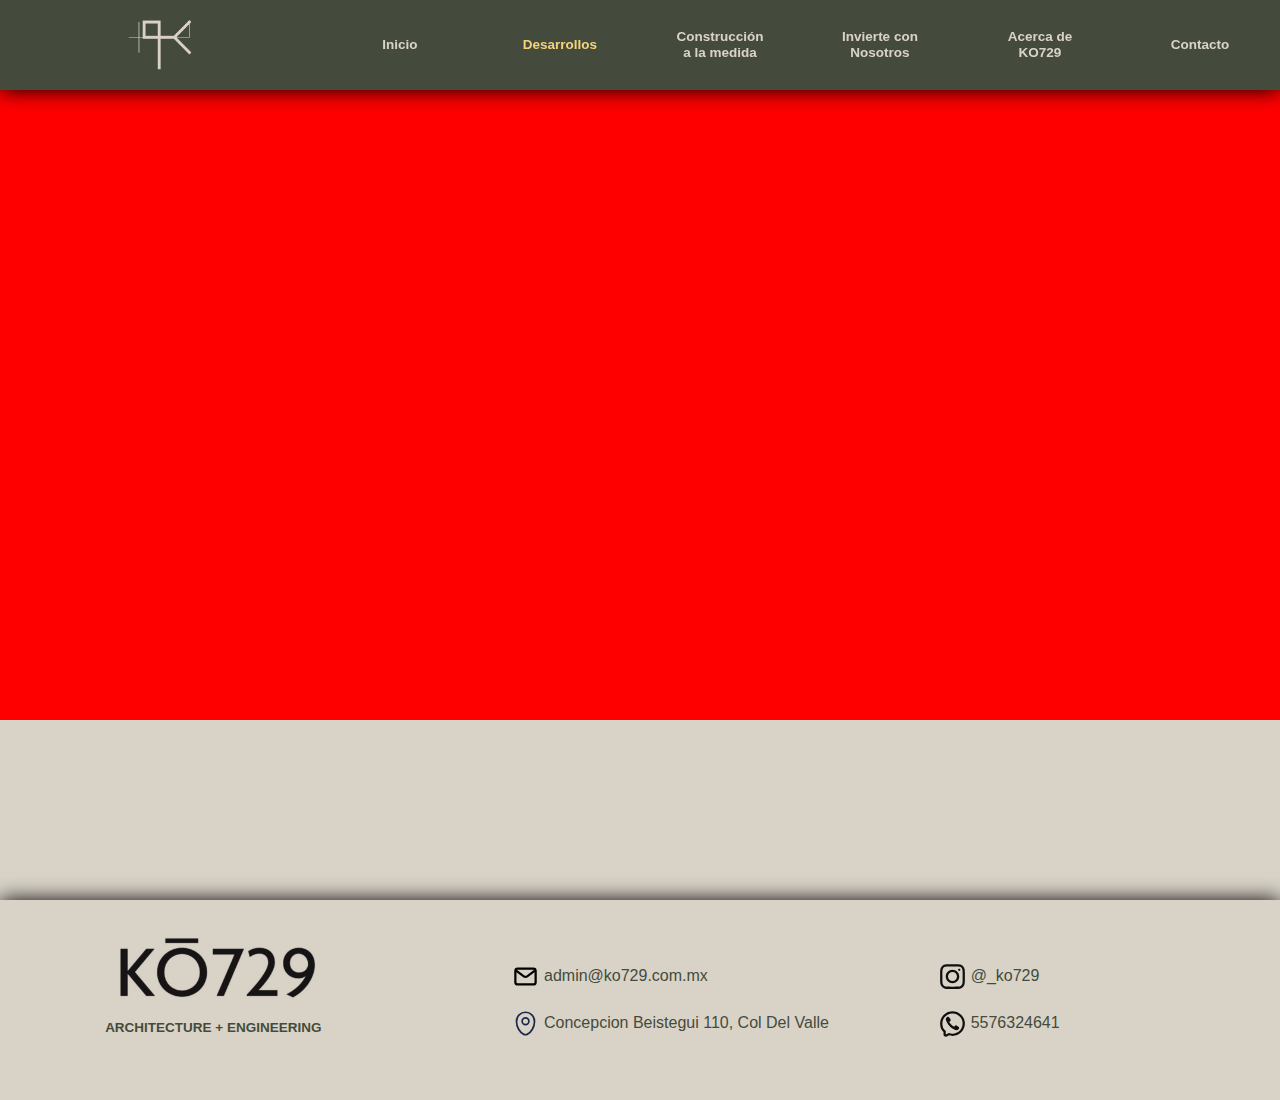
<file: desarrollos/yacatas.html>
<!DOCTYPE html>
<html lang="es">

<head>

    <!-- META DESCRIPTION -->
    <meta charset="UTF-8">
    <meta http-equiv="X-UA-Compatible" content="IE=edge">
    <meta name="viewport" content="width=device-width, initial-scale=1.0">
    <meta name="description" content=" // PENDIENTE // ">
    <meta name="keywords" content=" // PENDIENTE // ">

    <!-- ESTILOS -->
    <link rel="stylesheet" href="../recursos/format.css">
    <link rel="stylesheet" href="../recursos/normalize.css">
    <link rel="stylesheet" href="desarrolloStyle.css">

    <!-- GOOGLE FONTS -->

    <link rel="preconnect" href="https://fonts.googleapis.com">
    <link rel="preconnect" href="https://fonts.gstatic.com" crossorigin>
    <link href="https://fonts.googleapis.com/css2?family=Open+Sans:wdth,wght@80,600&display=swap" rel="stylesheet">

    <!-- TITULO -->
    <title>Amores 153</title>

</head>

<body>

    <header>
        <div class="logo_container">
            <a href="../index.html" class="logo_header">
                <img src="../img/logos/logo.png" alt="logo">
            </a>
        </div>

        <div class="nav_bar">
            <div class="nav_container">
                <a href="../index.html">Inicio</a>
            </div>
            <div class="nav_container">
                <a href="../desarrollos.html" class="nav_active">Desarrollos</a>
            </div>
            <div class="nav_container">
                <a href="../construccion.html">Construcción<br>a la medida</a>
            </div>
            <div class="nav_container">
                <a href="../inversion.html">Invierte con<br>Nosotros</a>
            </div>
            <div class="nav_container">
                <a href="../aboutUs.html">Acerca de<br>KO729</a>
            </div>
            <div class="nav_container">
                <a href="../contact.html">Contacto</a>
            </div>
        </div>

        <div class="nav_bar_responsive" id="menuResponsive">
            <svg xmlns="http://www.w3.org/2000/svg" fill="none" viewBox="0 0 24 24" stroke-width="1.5"
                stroke="currentColor" class="w-6 h-6 menu_bars">
                <path stroke-linecap="round" stroke-linejoin="round" d="M3.75 6.75h16.5M3.75 12h16.5m-16.5 5.25H12" />
            </svg>
        </div>

    </header>

    <nav id="sideNavBar">
        <div class="close_bar_responsive_container">
            <div class="close_nav_bar" id="closeNavBar">
                <svg xmlns="http://www.w3.org/2000/svg" fill="none" viewBox="0 0 24 24" stroke-width="1.5"
                    stroke="currentColor" class="w-6 h-6 menu_close">
                    <path stroke-linecap="round" stroke-linejoin="round" d="M6 18 18 6M6 6l12 12" />
                </svg>
            </div>
        </div>
        <div class="nav_bar_container">
            <div class="nav_container_responsive">
                <a href="../index.html" class="nav_element nav_active">Inicio</a>
            </div>
            <div class="nav_container_responsive">
                <a href="../desarrollos.html" class="nav_element">Desarrollos</a>
            </div>
            <div class="nav_container_responsive">
                <a href="../construccion.html" class="nav_element">Construcción<br>a la medida</a>
            </div>
            <div class="nav_container_responsive">
                <a href="../inversion.html" class="nav_element">Invierte con<br>Nosotros</a>
            </div>
            <div class="nav_container_responsive">
                <a href="../aboutUs.html" class="nav_element">Acerca de<br>KO729</a>
            </div>
            <div class="nav_container_responsive">
                <a href="../contact.html" class="nav_element">Contacto</a>
            </div>
        </div>

    </nav>

    <div class="main-content">

        <div class="renderContainer">

            <div class="renderImg">

            </div>

            <div class="descriptionContainer">
                <div class="tittleDescriptionContainer">

                </div>
                <div class="textDescriptionContainer">

                </div>
            </div>

        </div>

        <div class="galeriaContainer">

        </div>

        <div class="datosPlantaContainer">

            <div class="datosTextContainer">

                <div class="datosTitlleContainer">

                </div>

                <div class="datosContainer">

                </div>

            </div>

            <div class="plantaContainer">
                
            </div>

        </div>

    </div>

    <footer>

        <div class="footer_container footer_logo2_responsive">
            <div class="footer_KO729">
                <img src="../img/logos/letras.jpg" alt="logo">
            </div>
            <div class="footer_AE">
                ARCHITECTURE + ENGINEERING
            </div>
        </div>

        
        <div class="footer_container footer_socialMedia_responsive">
            <div class="footer_socialMedia socialMediaUp">
                <a href="">
                    <img src="../img/icon/emailB.svg" alt="instagram" class="footer_icon">
                    <div>admin@ko729.com.mx</div>
                </a>
            </div>
            <div class="footer_socialMedia socialMediaBottom">
                <a href="">
                    <img src="../img/icon/direccionB.svg" alt="instagram" class="footer_icon">
                    <div>Concepcion Beistegui 110, Col Del Valle</div>
                </a>
            </div>
        </div>
        <div class="footer_container footer_socialMedia_responsive">
            <div class="footer_socialMedia socialMediaUp">
                <a href="">
                    <img src="../img/icon/instagramB.svg" alt="instagram" class="footer_icon">
                    <div>@_ko729</div>
                </a>
            </div>
            <div class="footer_socialMedia socialMediaBottom">
                <a href="https://wa.me/5576324641">
                    <img src="../img/icon/whatsappB.svg" alt="instagram" class="footer_icon">
                    <div>5576324641</div>
                </a>
            </div>
        </div>

        

        


    </footer>



</body>

<!-- FUNCIONES -->

<script src="../recursos/header.js"></script>

<script src="../recursos/funciones.js"></script>

</html>
</file>
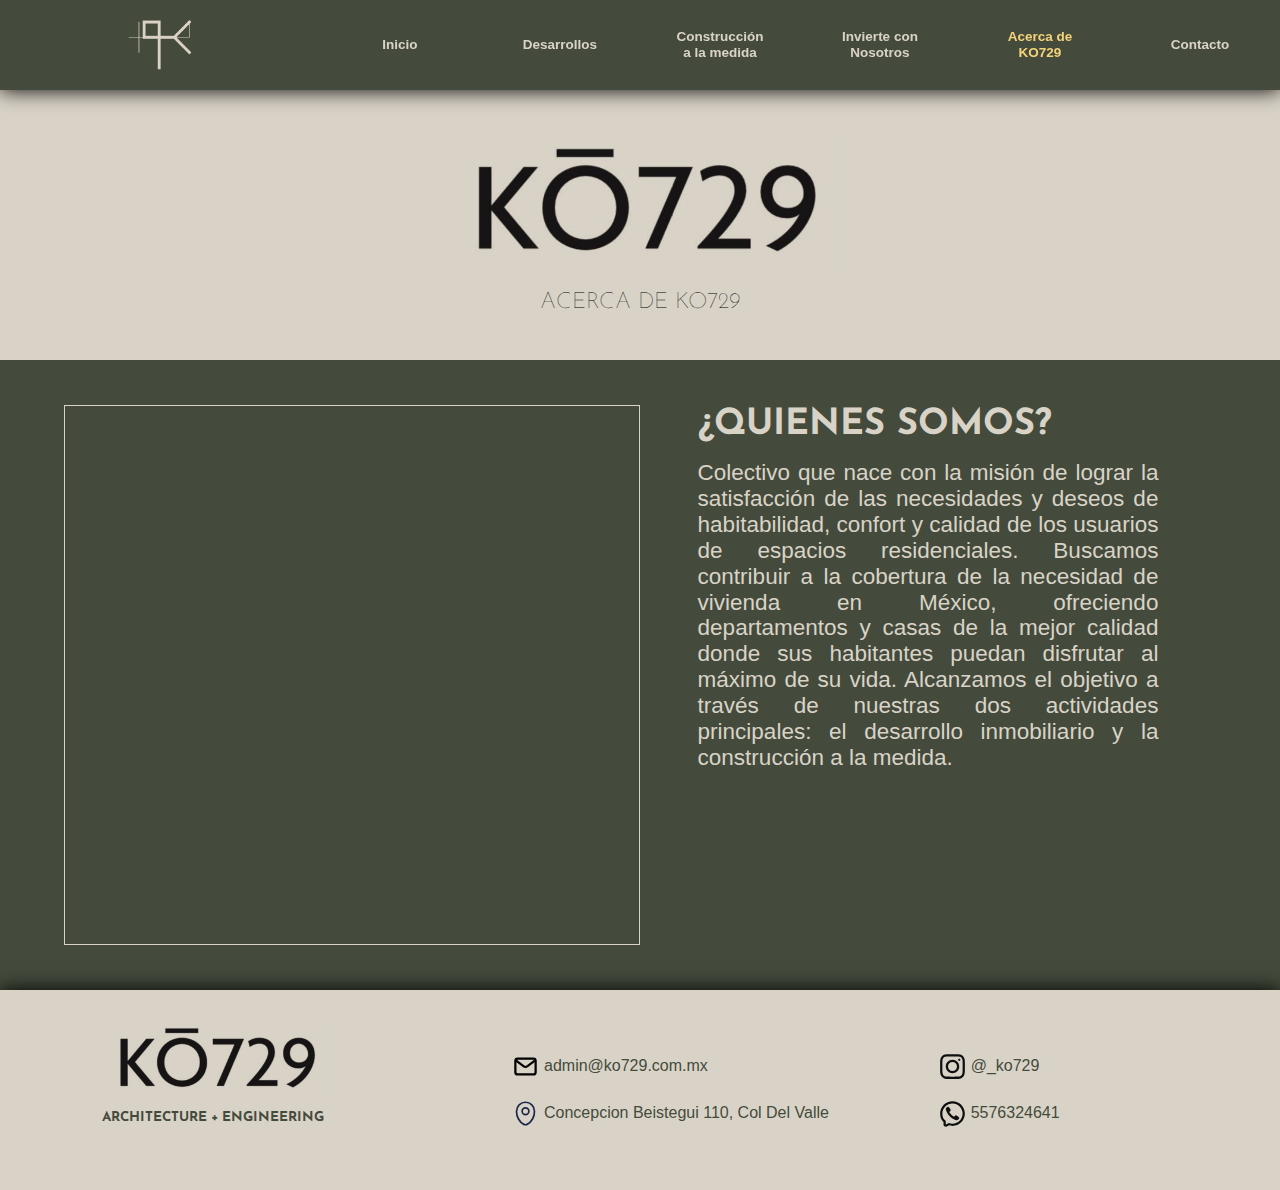
<file: ko729/aboutUs.html>
<!DOCTYPE html>
<html lang="es">

<head>

    <!-- META DESCRIPTION -->
    <meta charset="UTF-8">
    <meta http-equiv="X-UA-Compatible" content="IE=edge">
    <meta name="viewport" content="width=device-width, initial-scale=1.0">
    <meta name="description" content=" // PENDIENTE // ">
    <meta name="keywords" content=" // PENDIENTE // ">

    <!-- ESTILOS -->
    <link rel="stylesheet" href="recursos/format.css">
    <link rel="stylesheet" href="recursos/normalize.css">
    <link rel="stylesheet" href="recursos/aboutUs.css">


    <!-- GOOGLE FONTS -->

    <link rel="preconnect" href="https://fonts.googleapis.com">
    <link rel="preconnect" href="https://fonts.gstatic.com" crossorigin>

       <!-- Josefin Sans (Cuerpos secundarios) -->
       <link href="https://fonts.googleapis.com/css2?family=Josefin+Sans:wght@500&display=swap" rel="stylesheet">
   
    <!-- Open Sans -->
    <link href="https://fonts.googleapis.com/css2?family=Open+Sans:wdth,wght@80,600&display=swap" rel="stylesheet">

    <!-- Roboto Flex -->
    <link href="https://fonts.googleapis.com/css2?family=Roboto+Flex:opsz@8..144&display=swap" rel="stylesheet">

    <!-- Lora (YACATAS) -->
    <link href="https://fonts.googleapis.com/css2?family=Lora:ital,wght@1,700&display=swap" rel="stylesheet">

    <!-- TITULO -->
    <title>Acerca de KO729</title>

</head>

<body>

    <header>
        <div class="logo_container">
            <a href="../index.html" class="logo_header">
                <img src="img/logos/logo.png" alt="logo">
            </a>
        </div>

        <div class="nav_bar">
            <div class="nav_container">
                <a href="../index.html">Inicio</a>
            </div>
            <div class="nav_container">
                <a href="desarrollos.html">Desarrollos</a>
            </div>
            <div class="nav_container">
                <a href="construccion.html">Construcción<br>a la medida</a>
            </div>
            <div class="nav_container">
                <a href="inversion.html">Invierte con<br>Nosotros</a>
            </div>
            <div class="nav_container">
                <a href="aboutUs.html" class="nav_active">Acerca de<br>KO729</a>
            </div>
            <div class="nav_container">
                <a href="contact.html">Contacto</a>
            </div>
        </div>

        <div class="nav_bar_responsive" id="menuResponsive">
            <svg xmlns="http://www.w3.org/2000/svg" fill="none" viewBox="0 0 24 24" stroke-width="1.5"
                stroke="currentColor" class="w-6 h-6 menu_bars">
                <path stroke-linecap="round" stroke-linejoin="round" d="M3.75 6.75h16.5M3.75 12h16.5m-16.5 5.25H12" />
            </svg>
        </div>

    </header>

    <nav id="sideNavBar">
        <div class="close_bar_responsive_container">
            <div class="close_nav_bar" id="closeNavBar">
                <svg xmlns="http://www.w3.org/2000/svg" fill="none" viewBox="0 0 24 24" stroke-width="1.5"
                    stroke="currentColor" class="w-6 h-6 menu_close">
                    <path stroke-linecap="round" stroke-linejoin="round" d="M6 18 18 6M6 6l12 12" />
                </svg>
            </div>
        </div>
        <div class="nav_bar_container">
            <div class="nav_container_responsive">
                <a href="../index.html" class="nav_element">Inicio</a>
            </div>
            <div class="nav_container_responsive">
                <a href="desarrollos.html" class="nav_element">Desarrollos</a>
            </div>
            <div class="nav_container_responsive">
                <a href="construccion.html" class="nav_element">Construcción<br>a la medida</a>
            </div>
            <div class="nav_container_responsive">
                <a href="inversion.html" class="nav_element">Invierte con<br>Nosotros</a>
            </div>
            <div class="nav_container_responsive">
                <a href="aboutUs.html" class="nav_element nav_active">Acerca de<br>KO729</a>
            </div>
            <div class="nav_container_responsive">
                <a href="contact.html" class="nav_element">Contacto</a>
            </div>
        </div>

    </nav>

    <div class="main-content">

        

        <div class="tittle_container">
            <div class="tittle_elementsContainer">

                <div class="tittle_element">
                    <img src="img/logos/letras.jpg" class="tittle_img" alt="logo">
                </div>
                <div class="tittle">
                    ACERCA DE KO729
                </div>

            </div>

        </div>

        <div class="aboutContainer">
            <div class="elementContainer imageContainer"></div>
            <div class="elementContainer textContainer">
                
                <div class="tittleContainer">
                    ¿QUIENES SOMOS?
                </div>
                <div class="textElement">
                    Colectivo que nace con la misión de lograr la satisfacción de las necesidades y deseos de habitabilidad,
                    confort y calidad de los usuarios de espacios residenciales. Buscamos contribuir a la cobertura de la
                    necesidad de vivienda en México, ofreciendo departamentos y casas de la mejor calidad donde sus
                    habitantes puedan disfrutar al máximo de su vida.
                    Alcanzamos el objetivo a través de nuestras dos actividades principales: el desarrollo inmobiliario y la
                    construcción a la medida.
                </div>
            
            </div>
        </div>

        <div class="aboutContainerResponsive">
            <div class="elementContainerResponsive textContainerResponsive">
                
                <div class="tittleContainerResponsive">
                    ¿Quienes Somos?
                </div>
                <div class="textElementResponsive">
                    Colectivo que nace con la misión de lograr la satisfacción de las necesidades y deseos de habitabilidad,
                    confort y calidad de los usuarios de espacios residenciales. Buscamos contribuir a la cobertura de la
                    necesidad de vivienda en México, ofreciendo departamentos y casas de la mejor calidad donde sus
                    habitantes puedan disfrutar al máximo de su vida.
                    Alcanzamos el objetivo a través de nuestras dos actividades principales: el desarrollo inmobiliario y la
                    construcción a la medida.
                </div>
            
            </div>
            <div class="elementContainerResponsive imageContainerResponsive"></div>
            
        </div>

    </div>

    <footer>

        <div class="footer_container footer_logo2_responsive">
            <div class="footer_KO729">
                <img src="img/logos/letras.jpg" alt="logo">
            </div>
            <div class="footer_AE">
                ARCHITECTURE + ENGINEERING
            </div>
        </div>


        <div class="footer_container footer_socialMedia_responsive">
            <div class="footer_socialMedia socialMediaUp">
                <a href="">
                    <img src="img/icon/emailB.svg" alt="instagram" class="footer_icon">
                    <div>admin@ko729.com.mx</div>
                </a>
            </div>
            <div class="footer_socialMedia socialMediaBottom">
                <a href="">
                    <img src="img/icon/direccionB.svg" alt="instagram" class="footer_icon">
                    <div>Concepcion Beistegui 110, Col Del Valle</div>
                </a>
            </div>
        </div>
        <div class="footer_container footer_socialMedia_responsive">
            <div class="footer_socialMedia socialMediaUp">
                <a href="">
                    <img src="img/icon/instagramB.svg" alt="instagram" class="footer_icon">
                    <div>@_ko729</div>
                </a>
            </div>
            <div class="footer_socialMedia socialMediaBottom">
                <a href="https://wa.me/5576324641">
                    <img src="img/icon/whatsappB.svg" alt="instagram" class="footer_icon">
                    <div>5576324641</div>
                </a>
            </div>
        </div>






    </footer>



</body>

<!-- FUNCIONES -->

<script src="recursos/header.js"></script>

<script src="recursos/funciones.js"></script>

</html>
</file>
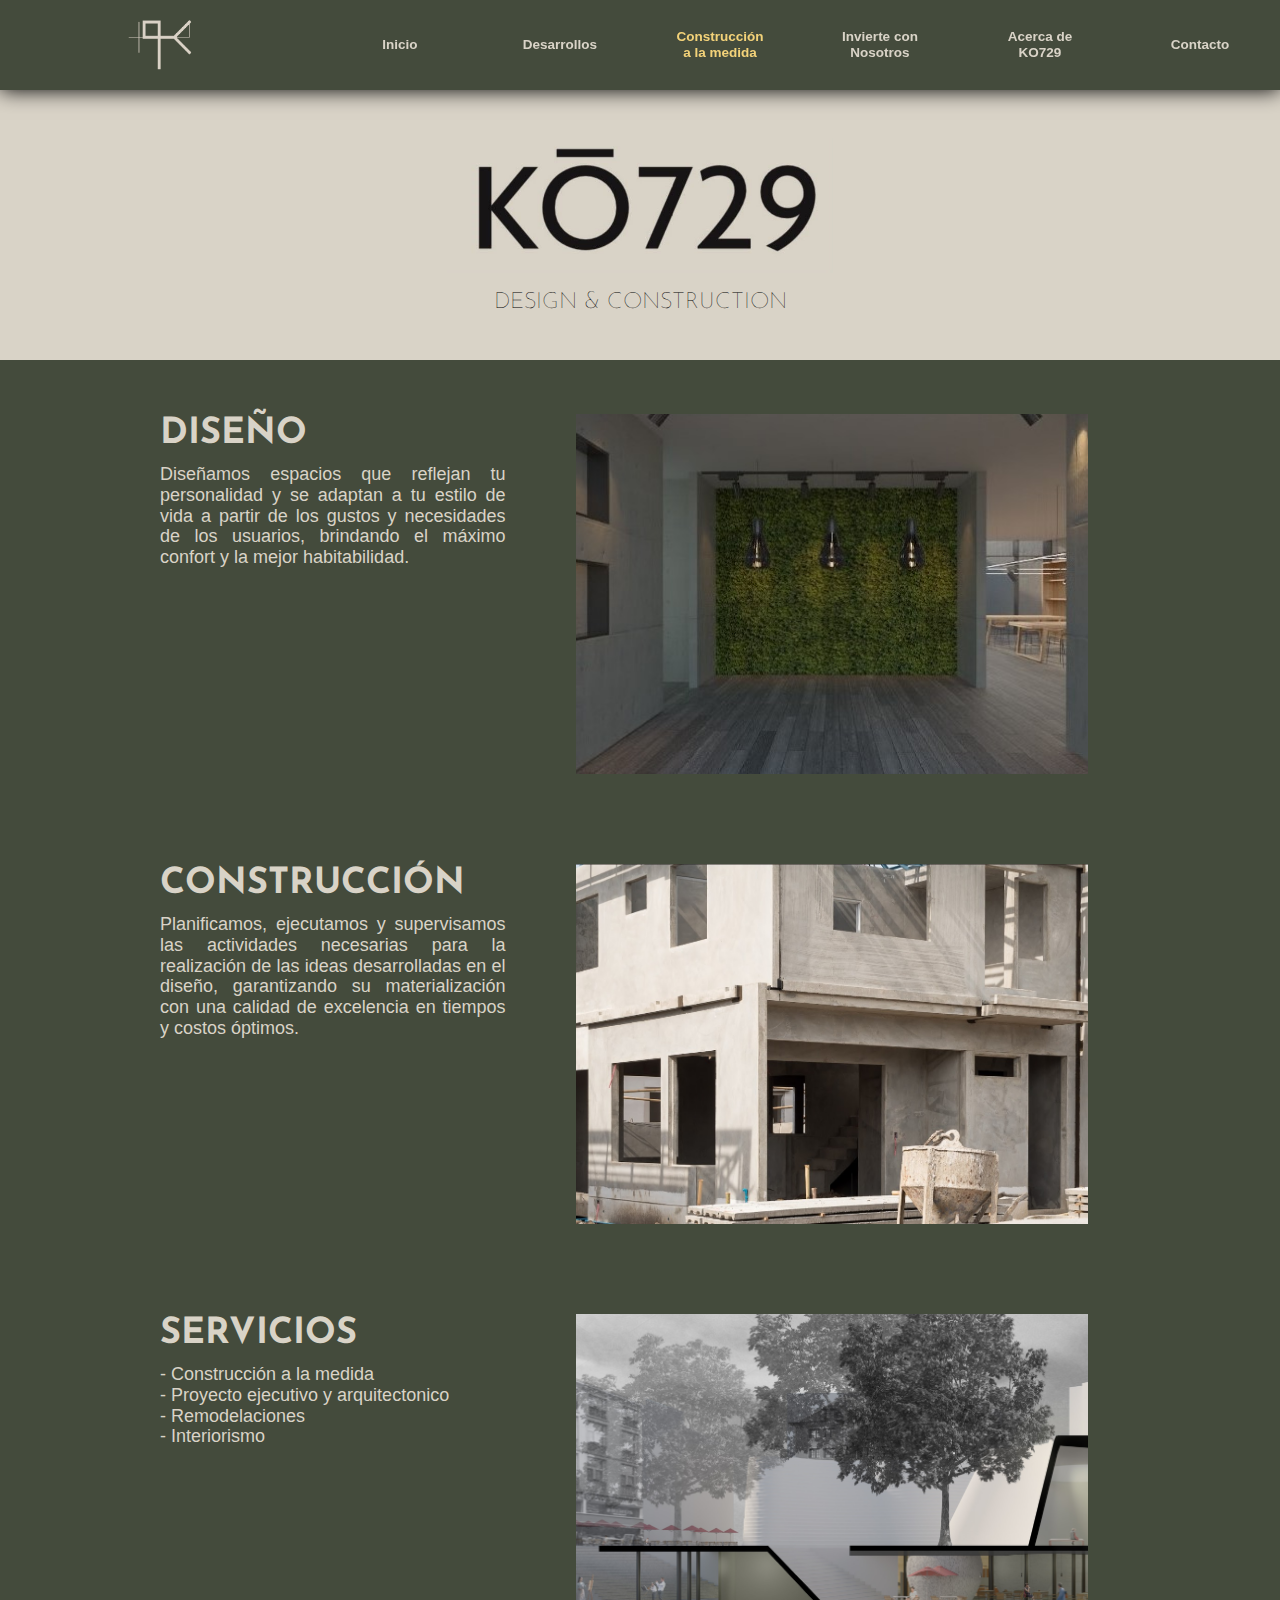
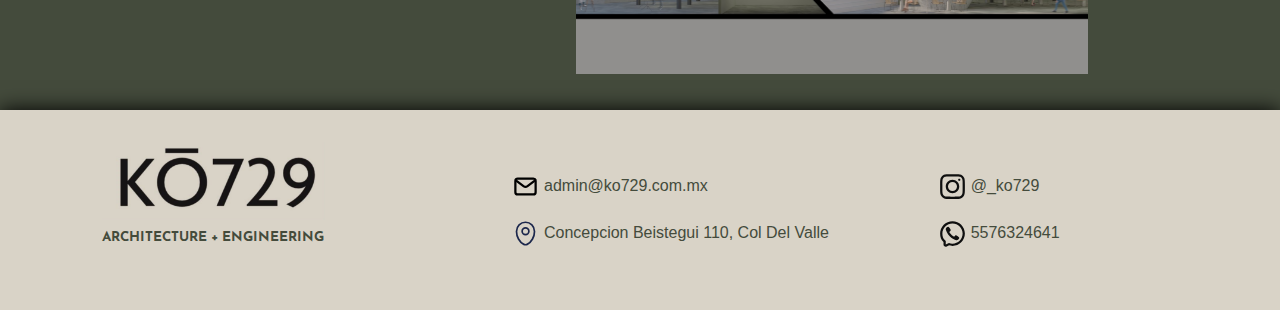
<file: ko729/construccion.html>
<!DOCTYPE html>
<html lang="es">

<head>

    <!-- META DESCRIPTION -->
    <meta charset="UTF-8">
    <meta http-equiv="X-UA-Compatible" content="IE=edge">
    <meta name="viewport" content="width=device-width, initial-scale=1.0">
    <meta name="description" content=" // PENDIENTE // ">
    <meta name="keywords" content=" // PENDIENTE // ">

    <!-- ESTILOS -->
    <link rel="stylesheet" href="recursos/format.css">
    <link rel="stylesheet" href="recursos/normalize.css">
    <link rel="stylesheet" href="recursos/construccion.css">

    <!-- GOOGLE FONTS -->

    <link rel="preconnect" href="https://fonts.googleapis.com">
    <link rel="preconnect" href="https://fonts.gstatic.com" crossorigin>

    <!-- Josefin Sans (Cuerpos secundarios) -->
    <link href="https://fonts.googleapis.com/css2?family=Josefin+Sans:wght@500&display=swap" rel="stylesheet">

    <!-- Open Sans -->
    <link href="https://fonts.googleapis.com/css2?family=Open+Sans:wdth,wght@80,600&display=swap" rel="stylesheet">

    <!-- Roboto Flex -->
    <link href="https://fonts.googleapis.com/css2?family=Roboto+Flex:opsz@8..144&display=swap" rel="stylesheet">

    <!-- TITULO -->
    <title>Construcción a la medida</title>

</head>

<body>

    <header>
        <div class="logo_container">
            <a href="../index.html" class="logo_header">
                <img src="img/logos/logo.png" alt="logo">
            </a>
        </div>

        <div class="nav_bar">
            <div class="nav_container">
                <a href="../index.html">Inicio</a>
            </div>
            <div class="nav_container">
                <a href="desarrollos.html">Desarrollos</a>
            </div>
            <div class="nav_container">
                <a href="construccion.html" class="nav_active">Construcción<br>a la medida</a>
            </div>
            <div class="nav_container">
                <a href="inversion.html">Invierte con<br>Nosotros</a>
            </div>
            <div class="nav_container">
                <a href="aboutUs.html">Acerca de<br>KO729</a>
            </div>
            <div class="nav_container">
                <a href="contact.html">Contacto</a>
            </div>
        </div>

        <div class="nav_bar_responsive" id="menuResponsive">
            <svg xmlns="http://www.w3.org/2000/svg" fill="none" viewBox="0 0 24 24" stroke-width="1.5"
                stroke="currentColor" class="w-6 h-6 menu_bars">
                <path stroke-linecap="round" stroke-linejoin="round" d="M3.75 6.75h16.5M3.75 12h16.5m-16.5 5.25H12" />
            </svg>
        </div>

    </header>

    <nav id="sideNavBar">
        <div class="close_bar_responsive_container">
            <div class="close_nav_bar" id="closeNavBar">
                <svg xmlns="http://www.w3.org/2000/svg" fill="none" viewBox="0 0 24 24" stroke-width="1.5"
                    stroke="currentColor" class="w-6 h-6 menu_close">
                    <path stroke-linecap="round" stroke-linejoin="round" d="M6 18 18 6M6 6l12 12" />
                </svg>
            </div>
        </div>
        <div class="nav_bar_container">
            <div class="nav_container_responsive">
                <a href="../index.html" class="nav_element ">Inicio</a>
            </div>
            <div class="nav_container_responsive">
                <a href="desarrollos.html" class="nav_element">Desarrollos</a>
            </div>
            <div class="nav_container_responsive">
                <a href="construccion.html" class="nav_element nav_active">Construcción<br>a la medida</a>
            </div>
            <div class="nav_container_responsive">
                <a href="inversion.html" class="nav_element">Invierte con<br>Nosotros</a>
            </div>
            <div class="nav_container_responsive">
                <a href="aboutUs.html" class="nav_element">Acerca de<br>KO729</a>
            </div>
            <div class="nav_container_responsive">
                <a href="contact.html" class="nav_element">Contacto</a>
            </div>
        </div>

    </nav>

    <div class="main-content">

        <div class="tittle_container">
            <div class="tittle_elementsContainer">

                <div class="tittle_element">
                    <img src="img/logos/letras.jpg" class="tittle_img" alt="logo">
                </div>
                <div class="tittle">
                    DESIGN & CONSTRUCTION
                </div>

            </div>

        </div>

        <div class="elementContainer">
            <div class="textContainer">

                <div class="textCenter">

                    <div class="tituloContainer">
                        DISEÑO
                    </div>
                    <div class="descripcionContainer">
                        Diseñamos espacios que reflejan tu personalidad y se adaptan a tu estilo de vida a partir de los
                        gustos y necesidades de los usuarios, brindando el máximo confort y la mejor habitabilidad.
                    </div>

                </div>

            </div>
            <div class="imgContainer img1">

            </div>

        </div>

        <div class="elementContainer">
            <div class="textContainer">

                <div class="textCenter">

                    <div class="tituloContainer">
                        CONSTRUCCIÓN
                    </div>
                    <div class="descripcionContainer">
                        Planificamos, ejecutamos y supervisamos las actividades necesarias para la realización de las ideas desarrolladas en el diseño, garantizando su materialización con una calidad de excelencia en tiempos y costos óptimos.
                    </div>

                </div>

            </div>
            <div class="imgContainer img2">

            </div>

        </div>

        <div class="elementContainer element3">
            <div class="textContainer">

                <div class="textCenter">

                    <div class="tituloContainer">
                        SERVICIOS
                    </div>
                    <div class="descripcionContainer descriptionServices">
                        - Construcción a la medida
                        <br>- Proyecto ejecutivo y arquitectonico
                        <br>- Remodelaciones
                        <br>- Interiorismo    
                    </div>

                </div>

            </div>
            <div class="imgContainer img3">

            </div>

        </div>



    </div>

    <footer>

        <div class="footer_container footer_logo2_responsive">
            <div class="footer_KO729">
                <img src="img/logos/letras.jpg" alt="logo">
            </div>
            <div class="footer_AE">
                ARCHITECTURE + ENGINEERING
            </div>
        </div>


        <div class="footer_container footer_socialMedia_responsive">
            <div class="footer_socialMedia socialMediaUp">
                <a href="">
                    <img src="img/icon/emailB.svg" alt="instagram" class="footer_icon">
                    <div>admin@ko729.com.mx</div>
                </a>
            </div>
            <div class="footer_socialMedia socialMediaBottom">
                <a href="">
                    <img src="img/icon/direccionB.svg" alt="instagram" class="footer_icon">
                    <div>Concepcion Beistegui 110, Col Del Valle</div>
                </a>
            </div>
        </div>
        <div class="footer_container footer_socialMedia_responsive">
            <div class="footer_socialMedia socialMediaUp">
                <a href="">
                    <img src="img/icon/instagramB.svg" alt="instagram" class="footer_icon">
                    <div>@_ko729</div>
                </a>
            </div>
            <div class="footer_socialMedia socialMediaBottom">
                <a href="https://wa.me/5576324641">
                    <img src="img/icon/whatsappB.svg" alt="instagram" class="footer_icon">
                    <div>5576324641</div>
                </a>
            </div>
        </div>






    </footer>



</body>

<!-- FUNCIONES -->

<script src="recursos/header.js"></script>

<script src="recursos/funciones.js"></script>

</html>
</file>
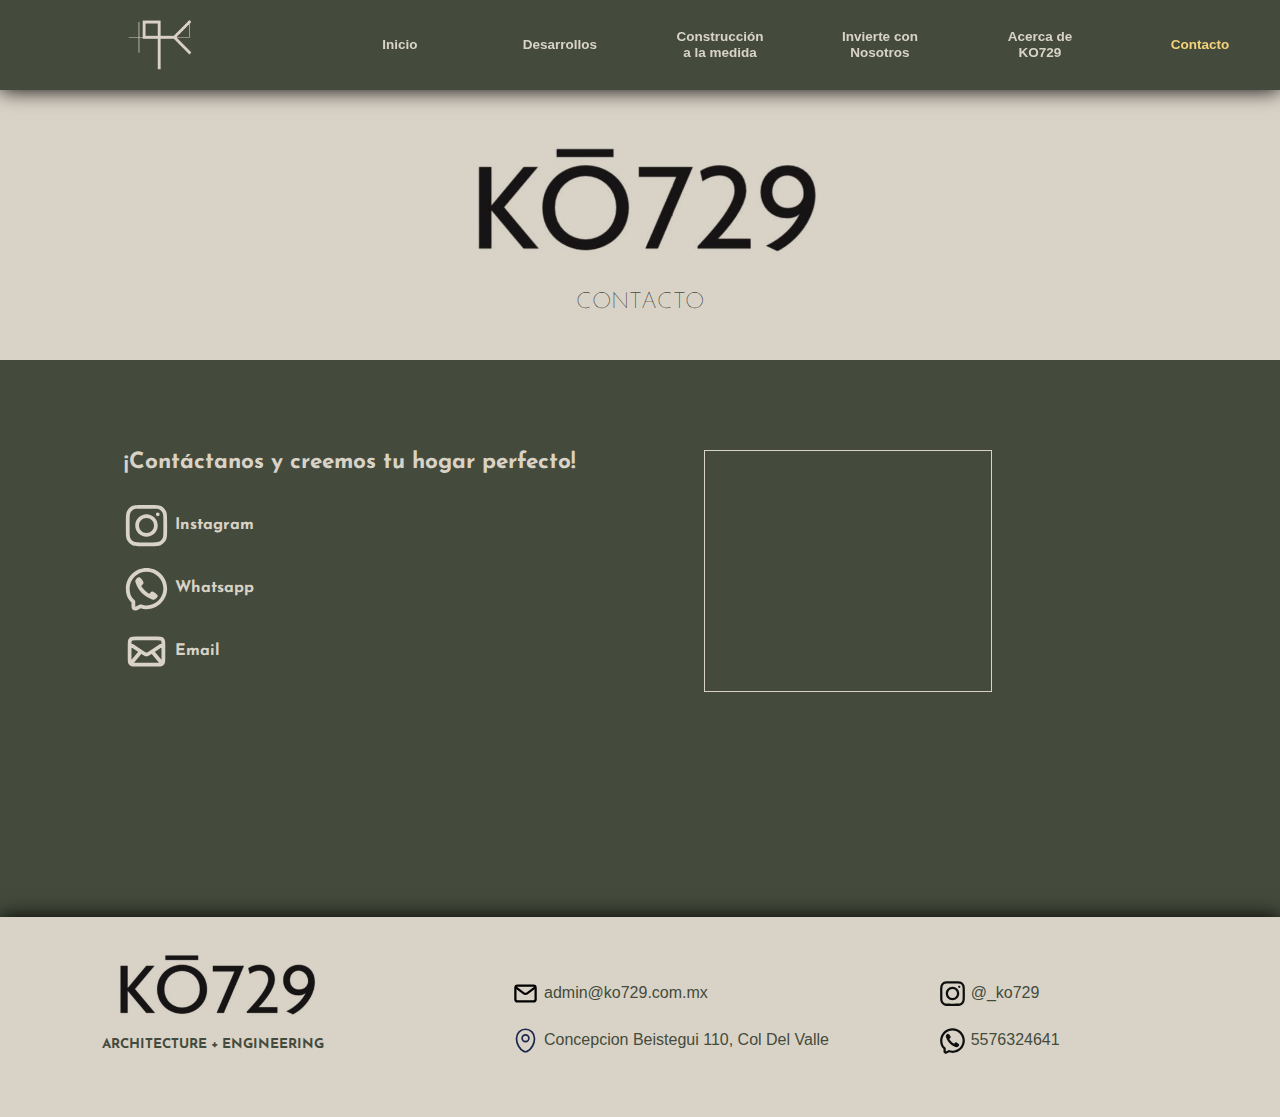
<file: ko729/contact.html>
<!DOCTYPE html>
<html lang="es">

<head>

    <!-- META DESCRIPTION -->
    <meta charset="UTF-8">
    <meta http-equiv="X-UA-Compatible" content="IE=edge">
    <meta name="viewport" content="width=device-width, initial-scale=1.0">
    <meta name="description" content=" // PENDIENTE // ">
    <meta name="keywords" content=" // PENDIENTE // ">

    <!-- ESTILOS -->
    <link rel="stylesheet" href="recursos/format.css">
    <link rel="stylesheet" href="recursos/normalize.css">
    <link rel="stylesheet" href="recursos/contact.css">

    <!-- GOOGLE FONTS -->

    <link rel="preconnect" href="https://fonts.googleapis.com">
    <link rel="preconnect" href="https://fonts.gstatic.com" crossorigin>

        <!-- Josefin Sans (Cuerpos secundarios) -->
        <link href="https://fonts.googleapis.com/css2?family=Josefin+Sans:wght@500&display=swap" rel="stylesheet">
   
    <!-- Open Sans -->
    <link href="https://fonts.googleapis.com/css2?family=Open+Sans:wdth,wght@80,600&display=swap" rel="stylesheet">

    <!-- Roboto Flex -->
    <link href="https://fonts.googleapis.com/css2?family=Roboto+Flex:opsz@8..144&display=swap" rel="stylesheet">

    <!-- Lora (YACATAS) -->
    <link href="https://fonts.googleapis.com/css2?family=Lora:ital,wght@1,700&display=swap" rel="stylesheet">

    <!-- TITULO -->
    <title>Contacto</title>

</head>

<body>

    <header>
        <div class="logo_container">
            <a href="../index.html" class="logo_header">
                <img src="img/logos/logo.png" alt="logo">
            </a>
        </div>

        <div class="nav_bar">
            <div class="nav_container">
                <a href="../index.html">Inicio</a>
            </div>
            <div class="nav_container">
                <a href="desarrollos.html">Desarrollos</a>
            </div>
            <div class="nav_container">
                <a href="construccion.html">Construcción<br>a la medida</a>
            </div>
            <div class="nav_container">
                <a href="inversion.html">Invierte con<br>Nosotros</a>
            </div>
            <div class="nav_container">
                <a href="aboutUs.html">Acerca de<br>KO729</a>
            </div>
            <div class="nav_container">
                <a href="contact.html" class=" nav_active">Contacto</a>
            </div>
        </div>

        <div class="nav_bar_responsive" id="menuResponsive">
            <svg xmlns="http://www.w3.org/2000/svg" fill="none" viewBox="0 0 24 24" stroke-width="1.5"
                stroke="currentColor" class="w-6 h-6 menu_bars">
                <path stroke-linecap="round" stroke-linejoin="round" d="M3.75 6.75h16.5M3.75 12h16.5m-16.5 5.25H12" />
            </svg>
        </div>

    </header>

    <nav id="sideNavBar">
        <div class="close_bar_responsive_container">
            <div class="close_nav_bar" id="closeNavBar">
                <svg xmlns="http://www.w3.org/2000/svg" fill="none" viewBox="0 0 24 24" stroke-width="1.5"
                    stroke="currentColor" class="w-6 h-6 menu_close">
                    <path stroke-linecap="round" stroke-linejoin="round" d="M6 18 18 6M6 6l12 12" />
                </svg>
            </div>
        </div>
        <div class="nav_bar_container">
            <div class="nav_container_responsive">
                <a href="../index.html" class="nav_element">Inicio</a>
            </div>
            <div class="nav_container_responsive">
                <a href="desarrollos.html" class="nav_element">Desarrollos</a>
            </div>
            <div class="nav_container_responsive">
                <a href="construccion.html" class="nav_element">Construcción<br>a la medida</a>
            </div>
            <div class="nav_container_responsive">
                <a href="inversion.html" class="nav_element  ">Invierte con<br>Nosotros</a>
            </div>
            <div class="nav_container_responsive">
                <a href="aboutUs.html" class="nav_element">Acerca de<br>KO729</a>
            </div>
            <div class="nav_container_responsive">
                <a href="contact.html" class="nav_element nav_active">Contacto</a>
            </div>
        </div>

    </nav>

    <div class="main-content">

        

        <div class="tittle_container">
            <div class="tittle_elementsContainer">

                <div class="tittle_element">
                    <img src="img/logos/letras.jpg" class="tittle_img" alt="logo">
                </div>
                <div class="tittle">
                    CONTACTO
                </div>

            </div>

        </div>

        <div class="contactContainer">

            <div class="contactBox text">
                <div class="textElements">
                    <div class="speechContainer">
                        ¡Contáctanos y creemos tu hogar perfecto!
                    </div>
                    <div class="datosContainer">
                        <div class="elementContainer">
                            <a href="">
                                <img src="img/icon/instagram.svg" alt="instagram" class="footer_icon">
                                Instagram
                            </a>
                        </div>
                        <div class="elementContainer">
                            <a href="">
                                <img src="img/icon/whatsapp.svg" alt="instagram" class="footer_icon">
                                Whatsapp
                            </a>
                        </div>
                        <div class="elementContainer">
                            <a href="">
                                <img src="img/icon/mail.svg" alt="instagram" class="footer_icon">
                                Email
                            </a>
                        </div>
                    </div>
                </div>
            </div>

            <div class="contactBox image">
                <div class="contactImg">

                </div>
            </div>

        </div>




    </div>

    <footer>

        <div class="footer_container footer_logo2_responsive">
            <div class="footer_KO729">
                <img src="img/logos/letras.jpg" alt="logo">
            </div>
            <div class="footer_AE">
                ARCHITECTURE + ENGINEERING
            </div>
        </div>


        <div class="footer_container footer_socialMedia_responsive">
            <div class="footer_socialMedia socialMediaUp">
                <a href="">
                    <img src="img/icon/emailB.svg" alt="instagram" class="footer_icon">
                    <div>admin@ko729.com.mx</div>
                </a>
            </div>
            <div class="footer_socialMedia socialMediaBottom">
                <a href="">
                    <img src="img/icon/direccionB.svg" alt="instagram" class="footer_icon">
                    <div>Concepcion Beistegui 110, Col Del Valle</div>
                </a>
            </div>
        </div>
        <div class="footer_container footer_socialMedia_responsive">
            <div class="footer_socialMedia socialMediaUp">
                <a href="">
                    <img src="img/icon/instagramB.svg" alt="instagram" class="footer_icon">
                    <div>@_ko729</div>
                </a>
            </div>
            <div class="footer_socialMedia socialMediaBottom">
                <a href="https://wa.me/5576324641">
                    <img src="img/icon/whatsappB.svg" alt="instagram" class="footer_icon">
                    <div>5576324641</div>
                </a>
            </div>
        </div>






    </footer>



</body>

<!-- FUNCIONES -->

<script src="recursos/header.js"></script>

<script src="recursos/funciones.js"></script>

</html>
</file>
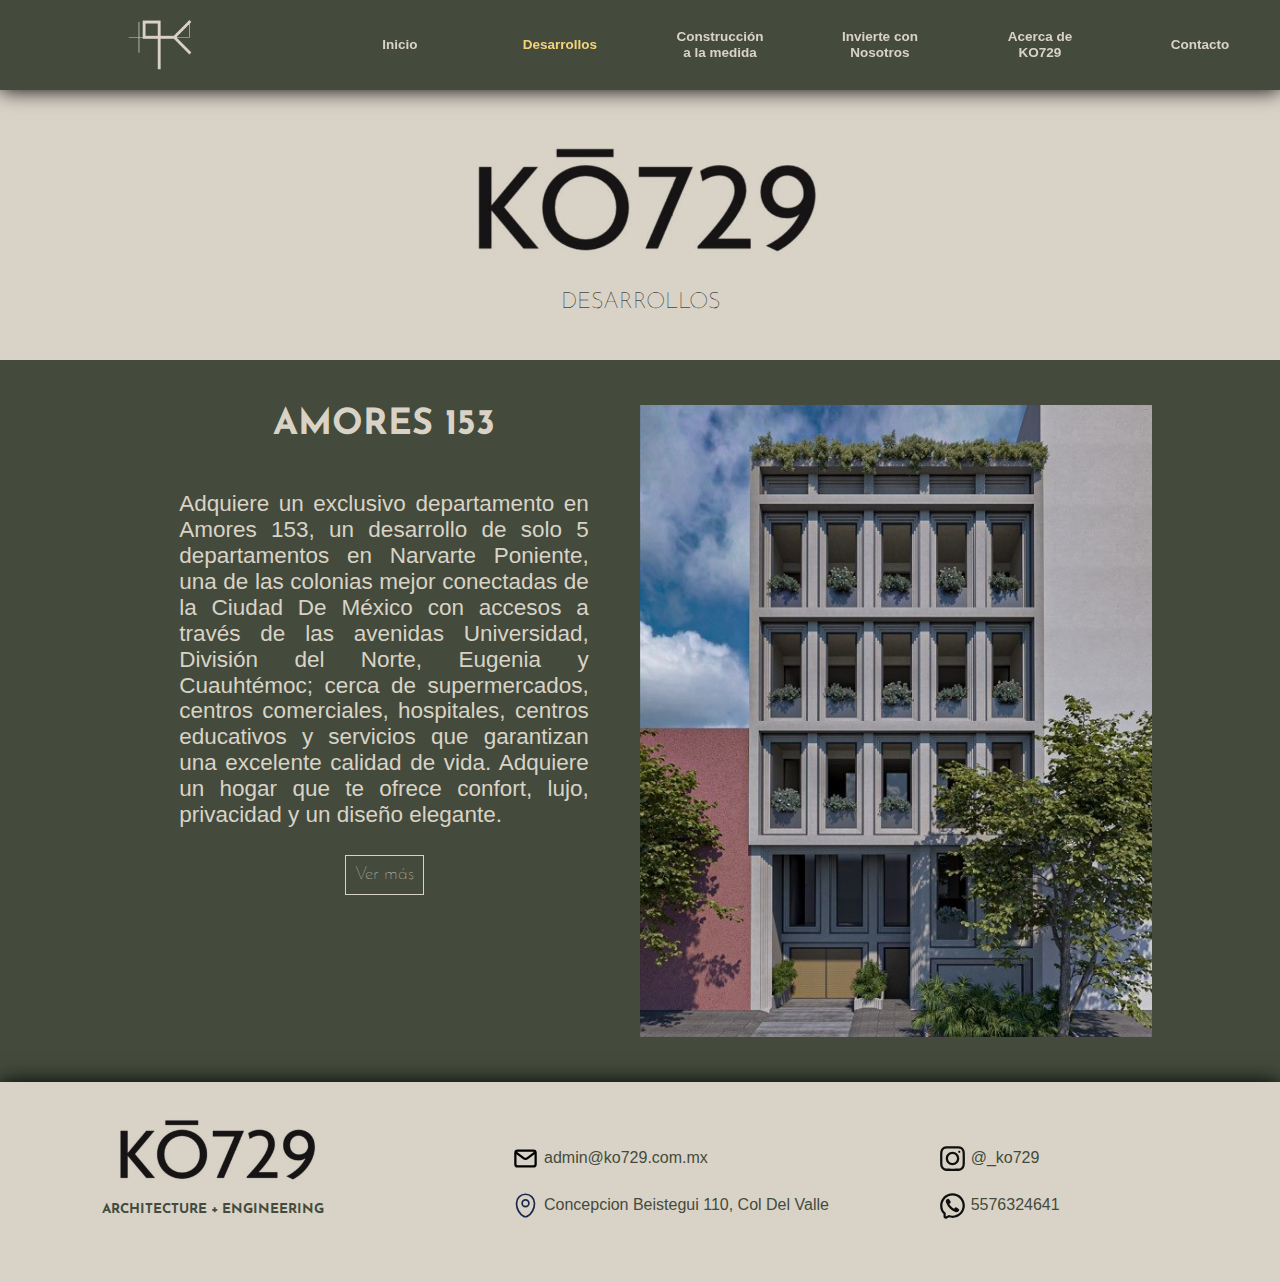
<file: ko729/desarrollos.html>
<!DOCTYPE html>
<html lang="es">

<head>

    <!-- META DESCRIPTION -->
    <meta charset="UTF-8">
    <meta http-equiv="X-UA-Compatible" content="IE=edge">
    <meta name="viewport" content="width=device-width, initial-scale=1.0">
    <meta name="description" content=" // PENDIENTE // ">
    <meta name="keywords" content=" // PENDIENTE // ">

    <!-- ESTILOS -->
    <link rel="stylesheet" href="recursos/format.css">
    <link rel="stylesheet" href="recursos/desarrollos.css">
    <link rel="stylesheet" href="recursos/normalize.css">

    <!-- GOOGLE FONTS -->

    <link rel="preconnect" href="https://fonts.googleapis.com">
    <link rel="preconnect" href="https://fonts.gstatic.com" crossorigin>

    <!-- Josefin Sans -->
    <link href="https://fonts.googleapis.com/css2?family=Josefin+Sans:wght@500&display=swap" rel="stylesheet">
   
    <!-- Open Sans -->
    <link href="https://fonts.googleapis.com/css2?family=Open+Sans:wdth,wght@80,600&display=swap" rel="stylesheet">

    <!-- Roboto Flex -->
    <link href="https://fonts.googleapis.com/css2?family=Roboto+Flex:opsz@8..144&display=swap" rel="stylesheet">
    
    

    <!-- TITULO -->
    <title>Desarrollo</title>

</head>

<body>

    <header>
        <div class="logo_container">
            <a href="../index.html" class="logo_header">
                <img src="img/logos/logo.png" alt="logo">
            </a>
        </div>

        <div class="nav_bar">
            <div class="nav_container">
                <a href="../index.html">Inicio</a>
            </div>
            <div class="nav_container">
                <a href="desarrollos.html" class="nav_active">Desarrollos</a>
            </div>
            <div class="nav_container">
                <a href="construccion.html">Construcción<br>a la medida</a>
            </div>
            <div class="nav_container">
                <a href="inversion.html">Invierte con<br>Nosotros</a>
            </div>
            <div class="nav_container">
                <a href="aboutUs.html">Acerca de<br>KO729</a>
            </div>
            <div class="nav_container">
                <a href="contact.html">Contacto</a>
            </div>
        </div>

        <div class="nav_bar_responsive" id="menuResponsive">
            <svg xmlns="http://www.w3.org/2000/svg" fill="none" viewBox="0 0 24 24" stroke-width="1.5"
                stroke="currentColor" class="w-6 h-6 menu_bars">
                <path stroke-linecap="round" stroke-linejoin="round" d="M3.75 6.75h16.5M3.75 12h16.5m-16.5 5.25H12" />
            </svg>
        </div>

    </header>

    <nav id="sideNavBar">
        <div class="close_bar_responsive_container">
            <div class="close_nav_bar" id="closeNavBar">
                <svg xmlns="http://www.w3.org/2000/svg" fill="none" viewBox="0 0 24 24" stroke-width="1.5"
                    stroke="currentColor" class="w-6 h-6 menu_close">
                    <path stroke-linecap="round" stroke-linejoin="round" d="M6 18 18 6M6 6l12 12" />
                </svg>
            </div>
        </div>
        <div class="nav_bar_container">
            <div class="nav_container_responsive">
                <a href="../index.html" class="nav_element ">Inicio</a>
            </div>
            <div class="nav_container_responsive">
                <a href="desarrollos.html" class="nav_element nav_active">Desarrollos</a>
            </div>
            <div class="nav_container_responsive">
                <a href="construccion.html" class="nav_element">Construcción<br>a la medida</a>
            </div>
            <div class="nav_container_responsive">
                <a href="inversion.html" class="nav_element">Invierte con<br>Nosotros</a>
            </div>
            <div class="nav_container_responsive">
                <a href="aboutUs.html" class="nav_element">Acerca de<br>KO729</a>
            </div>
            <div class="nav_container_responsive">
                <a href="contact.html" class="nav_element">Contacto</a>
            </div>
        </div>

    </nav>

    <div class="main-content">

        <div class="tittle_container">
            <div class="tittle_elementsContainer">

                <div class="tittle_element">
                    <img src="img/logos/letras.jpg" class="tittle_img" alt="logo">
                </div>
                <div class="tittle">
                    DESARROLLOS
                </div>
                

            </div>

        </div>

        <div class="desarrollosContainer">
            <div class="desarrolloContainer">
                <div class="desarrolloElement desarrolloText">
                    <div class="desarrolloTittle">
                        AMORES 153
                    </div>
                    <div class="desarrolloDescription">
                        Adquiere un exclusivo departamento en Amores 153, un desarrollo de solo 5 departamentos en Narvarte
                        Poniente, una de las colonias mejor conectadas de la Ciudad De México con accesos a través de
                        las avenidas Universidad, División del Norte, Eugenia y Cuauhtémoc; cerca de supermercados,
                        centros comerciales, hospitales, centros educativos y servicios que garantizan una excelente
                        calidad de vida.
                        Adquiere un hogar que te ofrece confort, lujo, privacidad y un diseño elegante.

                        <div class="deCo_button_container">
                            <a href="desarrollos/yacatas.html" class="deCo_button">
                                Ver más
                            </a>
                        </div>
                    </div>
                    
                </div>
                <div class="desarrolloElement desarrolloImg">
                </div>
            </div>
            
        </div>





    </div>

    <footer>

        <div class="footer_container footer_logo2_responsive">
            <div class="footer_KO729">
                <img src="img/logos/letras.jpg" alt="logo">
            </div>
            <div class="footer_AE">
                ARCHITECTURE + ENGINEERING
            </div>
        </div>


        <div class="footer_container footer_socialMedia_responsive">
            <div class="footer_socialMedia socialMediaUp">
                <a href="">
                    <img src="img/icon/emailB.svg" alt="instagram" class="footer_icon">
                    <div>admin@ko729.com.mx</div>
                </a>
            </div>
            <div class="footer_socialMedia socialMediaBottom">
                <a href="">
                    <img src="img/icon/direccionB.svg" alt="instagram" class="footer_icon">
                    <div>Concepcion Beistegui 110, Col Del Valle</div>
                </a>
            </div>
        </div>
        <div class="footer_container footer_socialMedia_responsive">
            <div class="footer_socialMedia socialMediaUp">
                <a href="">
                    <img src="img/icon/instagramB.svg" alt="instagram" class="footer_icon">
                    <div>@_ko729</div>
                </a>
            </div>
            <div class="footer_socialMedia socialMediaBottom">
                <a href="https://wa.me/5576324641">
                    <img src="img/icon/whatsappB.svg" alt="instagram" class="footer_icon">
                    <div>5576324641</div>
                </a>
            </div>
        </div>






    </footer>



</body>

<!-- FUNCIONES -->

<script src="recursos/header.js"></script>

<script src="recursos/funciones.js"></script>

</html>
</file>
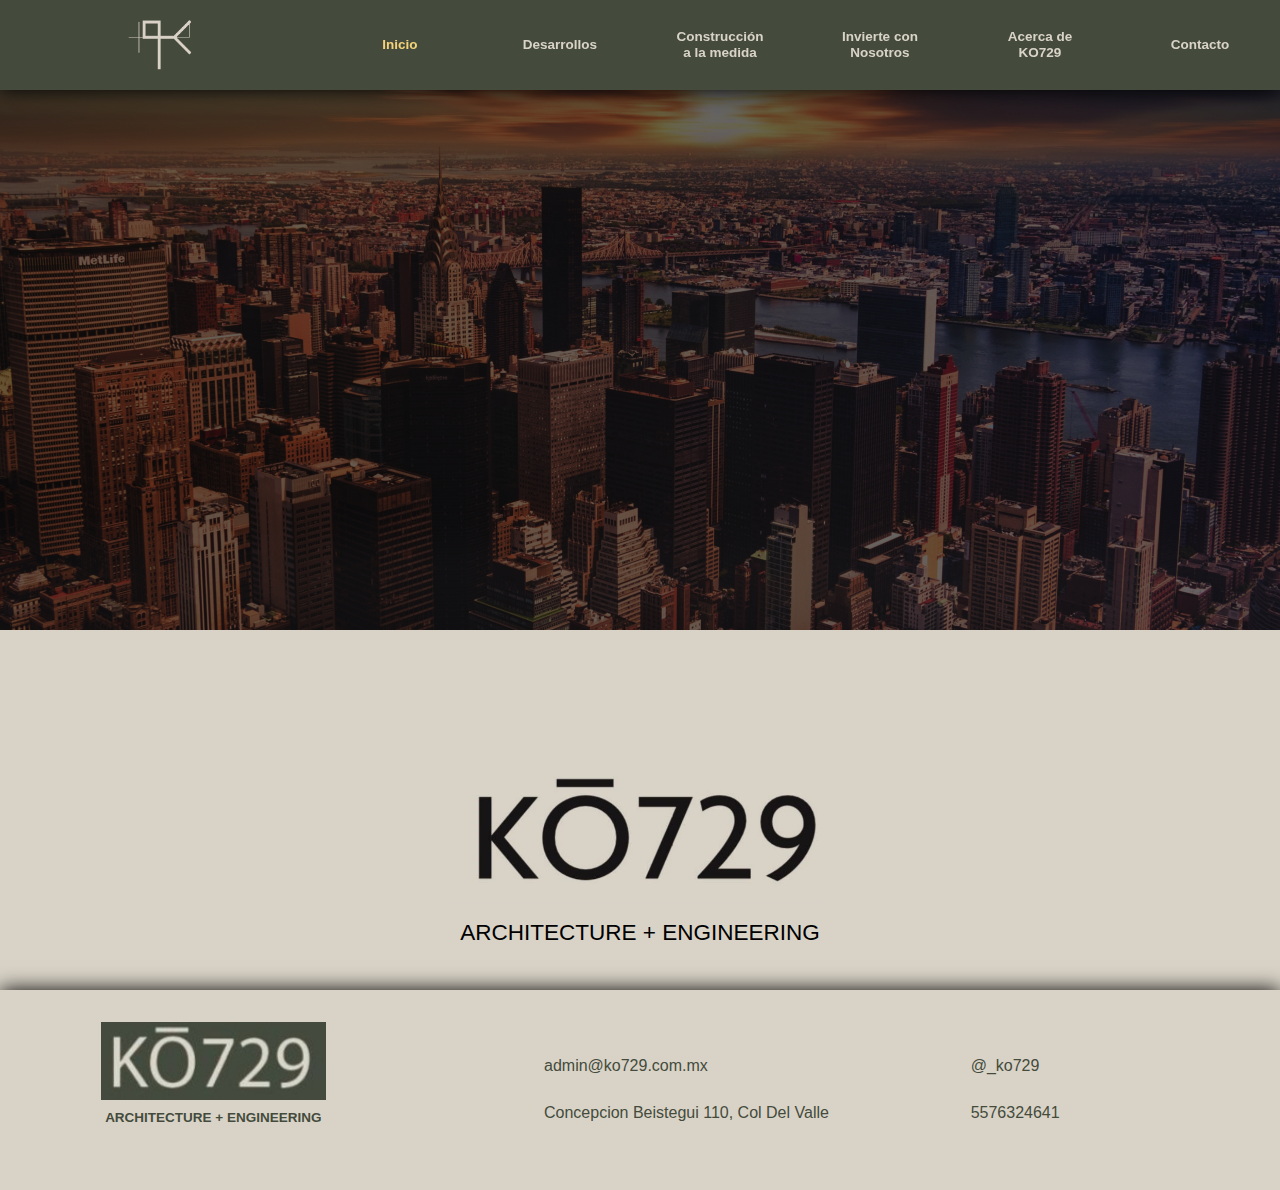
<file: ko729/formato.html>
<!DOCTYPE html>
<html lang="es">

<head>

    <!-- META DESCRIPTION -->
    <meta charset="UTF-8">
    <meta http-equiv="X-UA-Compatible" content="IE=edge">
    <meta name="viewport" content="width=device-width, initial-scale=1.0">
    <meta name="description" content=" // PENDIENTE // ">
    <meta name="keywords" content=" // PENDIENTE // ">

    <!-- ESTILOS -->
    <link rel="stylesheet" href="recursos/format.css">
    <link rel="stylesheet" href="recursos/normalize.css">

    <!-- GOOGLE FONTS -->

    <link rel="preconnect" href="https://fonts.googleapis.com">
    <link rel="preconnect" href="https://fonts.gstatic.com" crossorigin>
    <link href="https://fonts.googleapis.com/css2?family=Open+Sans:wdth,wght@80,600&display=swap" rel="stylesheet">

    <!-- TITULO -->
    <title>KO729</title>

</head>

<body>

    <header>
        <div class="logo_container">
            <a href="../index.html" class="logo_header">
                <img src="img/logos/logo.png" alt="logo">
            </a>
        </div>

        <div class="nav_bar">
            <div class="nav_container">
                <a href="../index.html" class="nav_active">Inicio</a>
            </div>
            <div class="nav_container">
                <a href="desarrollos.html">Desarrollos</a>
            </div>
            <div class="nav_container">
                <a href="construccion.html">Construcción<br>a la medida</a>
            </div>
            <div class="nav_container">
                <a href="inversion.html">Invierte con<br>Nosotros</a>
            </div>
            <div class="nav_container">
                <a href="aboutUs.html">Acerca de<br>KO729</a>
            </div>
            <div class="nav_container">
                <a href="contact.html">Contacto</a>
            </div>
        </div>

        <div class="nav_bar_responsive" id="menuResponsive">
            <svg xmlns="http://www.w3.org/2000/svg" fill="none" viewBox="0 0 24 24" stroke-width="1.5"
                stroke="currentColor" class="w-6 h-6 menu_bars">
                <path stroke-linecap="round" stroke-linejoin="round" d="M3.75 6.75h16.5M3.75 12h16.5m-16.5 5.25H12" />
            </svg>
        </div>

    </header>

    <nav id="sideNavBar">
        <div class="close_bar_responsive_container">
            <div class="close_nav_bar" id="closeNavBar">
                <svg xmlns="http://www.w3.org/2000/svg" fill="none" viewBox="0 0 24 24" stroke-width="1.5"
                    stroke="currentColor" class="w-6 h-6 menu_close">
                    <path stroke-linecap="round" stroke-linejoin="round" d="M6 18 18 6M6 6l12 12" />
                </svg>
            </div>
        </div>
        <div class="nav_bar_container">
            <div class="nav_container_responsive">
                <a href="../index.html" class="nav_element nav_active">Inicio</a>
            </div>
            <div class="nav_container_responsive">
                <a href="desarrollos.html" class="nav_element">Desarrollos</a>
            </div>
            <div class="nav_container_responsive">
                <a href="construccion.html" class="nav_element">Construcción<br>a la medida</a>
            </div>
            <div class="nav_container_responsive">
                <a href="inversion.html" class="nav_element">Invierte con<br>Nosotros</a>
            </div>
            <div class="nav_container_responsive">
                <a href="aboutUs.html" class="nav_element">Acerca de<br>KO729</a>
            </div>
            <div class="nav_container_responsive">
                <a href="contact.html" class="nav_element">Contacto</a>
            </div>
        </div>

    </nav>

    <div class="main-content">

        <div class="banner_container">
            <img src="img/banner/s1.jpg" class="banner_element" alt="" id="banner4">
            <img src="img/banner/s2.jpg" class="banner_element" alt="" id="banner3">
            <img src="img/banner/s3.jpg" class="banner_element" alt="" id="banner2">
            <img src="img/banner/s4.jpg" class="banner_element" alt="" id="banner1">
        </div>

        <div class="tittle_container">
            <div class="tittle_elementsContainer">

                <div class="tittle_element">
                    <img src="img/logos/letras.jpg" class="tittle_img" alt="logo">
                </div>
                <div class="tittle tittle1">
                    ARCHITECTURE + ENGINEERING
                </div>
                <div class="tittle tittle2">
                    ARCHITECTURE<br>+<br>ENGINEERING
                </div>
            </div>

        </div>


    </div>

    <footer>

        <div class="footer_container footer_logo2_responsive">
            <div class="footer_KO729">
                <img src="img/logos/letras2.jpg" alt="logo">
            </div>
            <div class="footer_AE">
                ARCHITECTURE + ENGINEERING
            </div>
        </div>

        
        <div class="footer_container footer_socialMedia_responsive">
            <div class="footer_socialMedia socialMediaUp">
                <a href="">
                    <img src="img/icon/mail.svg" alt="instagram" class="footer_icon">
                    <div>admin@ko729.com.mx</div>
                </a>
            </div>
            <div class="footer_socialMedia socialMediaBottom">
                <a href="">
                    <img src="img/icon/direccion.svg" alt="instagram" class="footer_icon">
                    <div>Concepcion Beistegui 110, Col Del Valle</div>
                </a>
            </div>
        </div>
        <div class="footer_container footer_socialMedia_responsive">
            <div class="footer_socialMedia socialMediaUp">
                <a href="">
                    <img src="img/icon/instagram.svg" alt="instagram" class="footer_icon">
                    <div>@_ko729</div>
                </a>
            </div>
            <div class="footer_socialMedia socialMediaBottom">
                <a href="https://wa.me/5576324641">
                    <img src="img/icon/whatsapp.svg" alt="instagram" class="footer_icon">
                    <div>5576324641</div>
                </a>
            </div>
        </div>

        

        


    </footer>



</body>

<!-- FUNCIONES -->

<script src="recursos/header.js"></script>

<script src="recursos/funciones.js"></script>

</html>
</file>
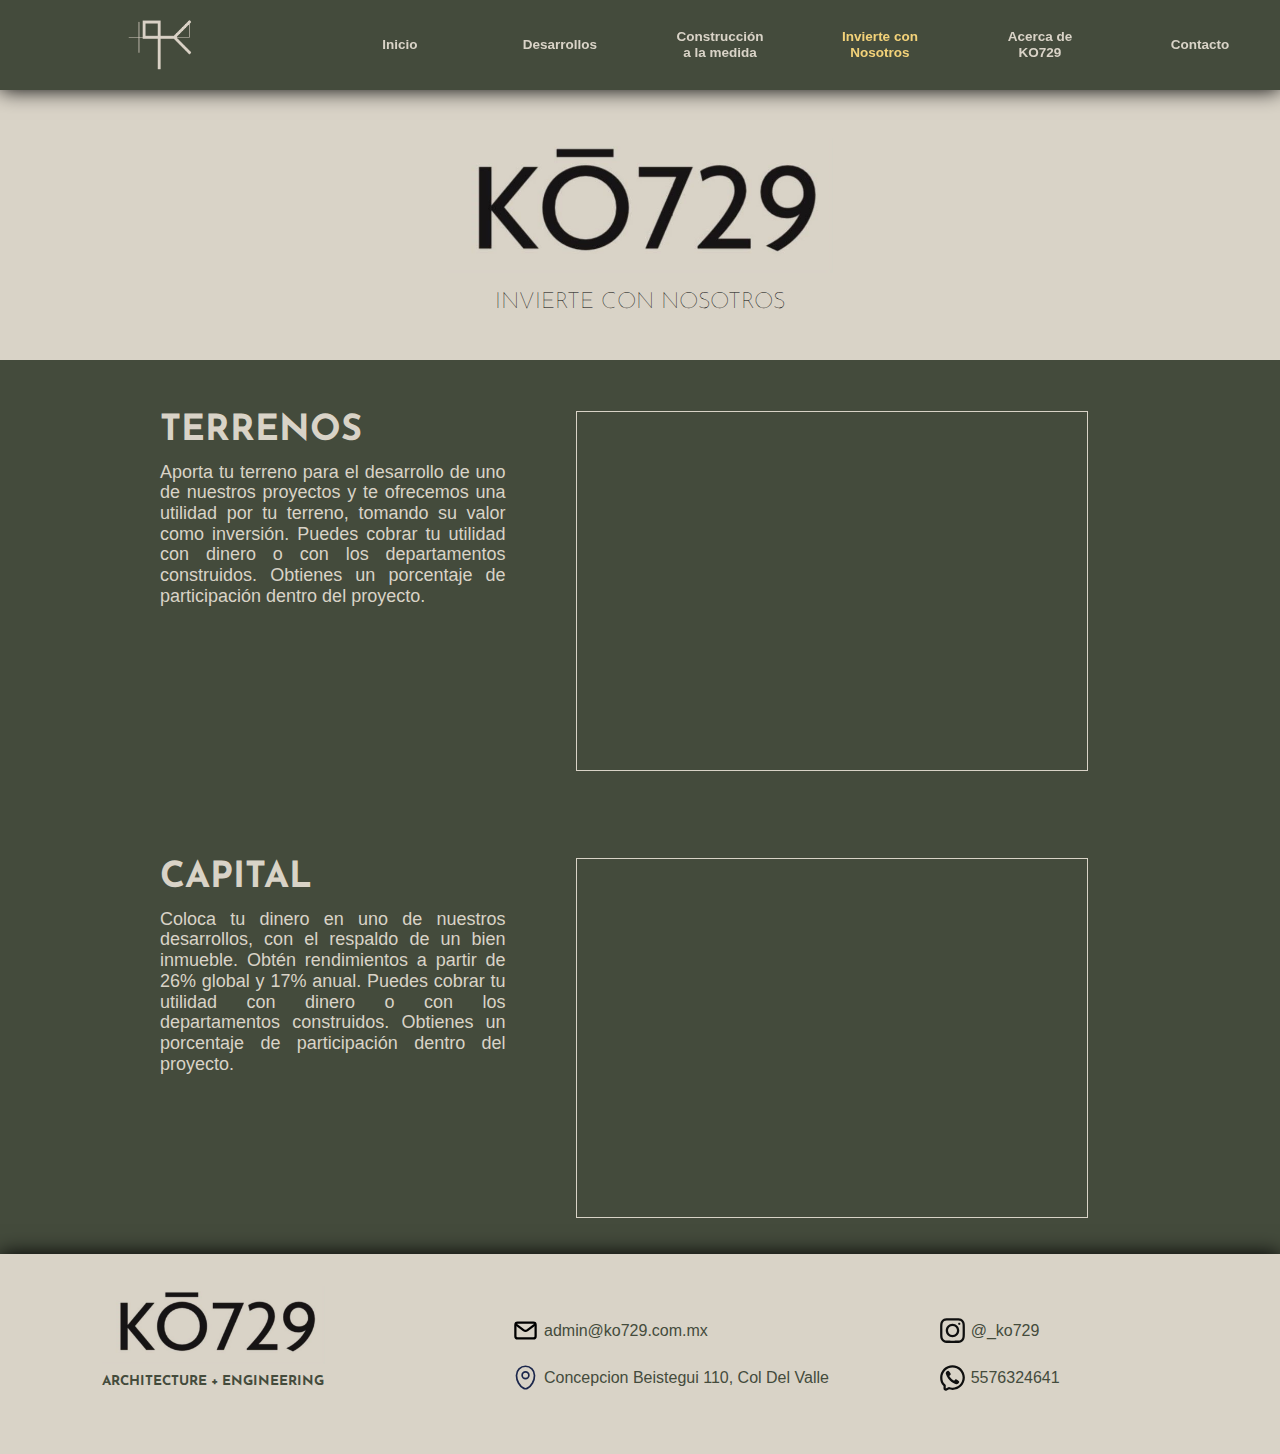
<file: ko729/inversion.html>
<!DOCTYPE html>
<html lang="es">

<head>

    <!-- META DESCRIPTION -->
    <meta charset="UTF-8">
    <meta http-equiv="X-UA-Compatible" content="IE=edge">
    <meta name="viewport" content="width=device-width, initial-scale=1.0">
    <meta name="description" content=" // PENDIENTE // ">
    <meta name="keywords" content=" // PENDIENTE // ">

    <!-- ESTILOS -->
    <link rel="stylesheet" href="recursos/format.css">
    <link rel="stylesheet" href="recursos/normalize.css">
    <link rel="stylesheet" href="recursos/inversion.css">

    <!-- GOOGLE FONTS -->

    <link rel="preconnect" href="https://fonts.googleapis.com">
    <link rel="preconnect" href="https://fonts.gstatic.com" crossorigin>

    <!-- Josefin Sans (Cuerpos secundarios) -->
    <link href="https://fonts.googleapis.com/css2?family=Josefin+Sans:wght@500&display=swap" rel="stylesheet">

    <!-- Open Sans -->
    <link href="https://fonts.googleapis.com/css2?family=Open+Sans:wdth,wght@80,600&display=swap" rel="stylesheet">

    <!-- Roboto Flex -->
    <link href="https://fonts.googleapis.com/css2?family=Roboto+Flex:opsz@8..144&display=swap" rel="stylesheet">

    <!-- TITULO -->
    <title>Invierte con Nosotros</title>

</head>

<body>

    <header>
        <div class="logo_container">
            <a href="../index.html" class="logo_header">
                <img src="img/logos/logo.png" alt="logo">
            </a>
        </div>

        <div class="nav_bar">
            <div class="nav_container">
                <a href="../index.html">Inicio</a>
            </div>
            <div class="nav_container">
                <a href="desarrollos.html">Desarrollos</a>
            </div>
            <div class="nav_container">
                <a href="construccion.html">Construcción<br>a la medida</a>
            </div>
            <div class="nav_container">
                <a href="inversion.html"  class="nav_active">Invierte con<br>Nosotros</a>
            </div>
            <div class="nav_container">
                <a href="aboutUs.html">Acerca de<br>KO729</a>
            </div>
            <div class="nav_container">
                <a href="contact.html">Contacto</a>
            </div>
        </div>

        <div class="nav_bar_responsive" id="menuResponsive">
            <svg xmlns="http://www.w3.org/2000/svg" fill="none" viewBox="0 0 24 24" stroke-width="1.5"
                stroke="currentColor" class="w-6 h-6 menu_bars">
                <path stroke-linecap="round" stroke-linejoin="round" d="M3.75 6.75h16.5M3.75 12h16.5m-16.5 5.25H12" />
            </svg>
        </div>

    </header>

    <nav id="sideNavBar">
        <div class="close_bar_responsive_container">
            <div class="close_nav_bar" id="closeNavBar">
                <svg xmlns="http://www.w3.org/2000/svg" fill="none" viewBox="0 0 24 24" stroke-width="1.5"
                    stroke="currentColor" class="w-6 h-6 menu_close">
                    <path stroke-linecap="round" stroke-linejoin="round" d="M6 18 18 6M6 6l12 12" />
                </svg>
            </div>
        </div>
        <div class="nav_bar_container">
            <div class="nav_container_responsive">
                <a href="../index.html" class="nav_element ">Inicio</a>
            </div>
            <div class="nav_container_responsive">
                <a href="desarrollos.html" class="nav_element">Desarrollos</a>
            </div>
            <div class="nav_container_responsive">
                <a href="construccion.html" class="nav_element">Construcción<br>a la medida</a>
            </div>
            <div class="nav_container_responsive">
                <a href="inversion.html" class="nav_element nav_active">Invierte con<br>Nosotros</a>
            </div>
            <div class="nav_container_responsive">
                <a href="aboutUs.html" class="nav_element">Acerca de<br>KO729</a>
            </div>
            <div class="nav_container_responsive">
                <a href="contact.html" class="nav_element">Contacto</a>
            </div>
        </div>

    </nav>

    <div class="main-content">

        <div class="tittle_container">
            <div class="tittle_elementsContainer">

                <div class="tittle_element">
                    <img src="img/logos/letras.jpg" class="tittle_img" alt="logo">
                </div>
                <div class="tittle">
                    INVIERTE CON NOSOTROS
                </div>

            </div>

        </div>

        <div class="elementContainer">
            <div class="textContainer">

                <div class="textCenter">

                    <!-- <div class="textContainer">
                        <b>TERRENOS</b><br><br>
                        Aporta tu terreno para el desarrollo de uno de nuestros proyectos y te
                        ofrecemos una utilidad por tu terreno, tomando su valor como inversión.
                        Puedes cobrar tu utilidad con dinero o con los departamentos construidos.
                        Obtienes un porcentaje de participación dentro del proyecto.
                    </div>
                    <div class="textContainer">
                        <b>CAPITAL</b><br><br>
                                            </div> -->

                    <div class="tituloContainer">
                        TERRENOS
                    </div>
                    <div class="descripcionContainer">
                        Aporta tu terreno para el desarrollo de uno de nuestros proyectos y te
                        ofrecemos una utilidad por tu terreno, tomando su valor como inversión.
                        Puedes cobrar tu utilidad con dinero o con los departamentos construidos.
                        Obtienes un porcentaje de participación dentro del proyecto.    
                    </div>

                </div>

            </div>
            <div class="imgContainer img1">

            </div>

        </div>

        <div class="elementContainer">
            <div class="textContainer">

                <div class="textCenter">

                    <div class="tituloContainer">
                        CAPITAL
                    </div>
                    <div class="descripcionContainer">
                        Coloca tu dinero en uno de nuestros desarrollos, con el respaldo de un bien
                        inmueble.
                        Obtén rendimientos a partir de 26% global y 17% anual.
                        Puedes cobrar tu utilidad con dinero o con los departamentos construidos.
                        Obtienes un porcentaje de participación dentro del proyecto.
                    </div>

                </div>

            </div>
            <div class="imgContainer img2">

            </div>

        </div>



    </div>

    <footer>

        <div class="footer_container footer_logo2_responsive">
            <div class="footer_KO729">
                <img src="img/logos/letras.jpg" alt="logo">
            </div>
            <div class="footer_AE">
                ARCHITECTURE + ENGINEERING
            </div>
        </div>


        <div class="footer_container footer_socialMedia_responsive">
            <div class="footer_socialMedia socialMediaUp">
                <a href="">
                    <img src="img/icon/emailB.svg" alt="instagram" class="footer_icon">
                    <div>admin@ko729.com.mx</div>
                </a>
            </div>
            <div class="footer_socialMedia socialMediaBottom">
                <a href="">
                    <img src="img/icon/direccionB.svg" alt="instagram" class="footer_icon">
                    <div>Concepcion Beistegui 110, Col Del Valle</div>
                </a>
            </div>
        </div>
        <div class="footer_container footer_socialMedia_responsive">
            <div class="footer_socialMedia socialMediaUp">
                <a href="">
                    <img src="img/icon/instagramB.svg" alt="instagram" class="footer_icon">
                    <div>@_ko729</div>
                </a>
            </div>
            <div class="footer_socialMedia socialMediaBottom">
                <a href="https://wa.me/5576324641">
                    <img src="img/icon/whatsappB.svg" alt="instagram" class="footer_icon">
                    <div>5576324641</div>
                </a>
            </div>
        </div>






    </footer>



</body>

<!-- FUNCIONES -->

<script src="recursos/header.js"></script>

<script src="recursos/funciones.js"></script>

</html>
</file>
<file: recursos/format.css>
/* ELEMENTOS GLOBALES */

:root {
    --green-main: #444b3c;
    --logo: #d9d3c7;
    --contrast: #f3d279;

    --header-height: 10vh;

    /* Fuentes */

    --JosefinSans:'Josefin Sans', sans-serif;
    --OpenSans: "Open Sans";
    --RobotoFlex: 'Roboto Flex', sans-serif;

}

body {
    overflow-x: hidden;
    background-color: var(--logo);
}

.main-content {
    width: 100vw;
    background-color: var(--logo);

    min-height: 100vh;
    height: auto;
}


/* Header */

header {
    display: flex;

    position: fixed;
    z-index: 9;

    width: 100vw;
    height: var(--header-height);

    background-color: var(--green-main);
    box-shadow: #000000 0px 0px 20px;

    transition: all .5s;


}

.logo_container {
    display: flex;

    width: 25%;
    height: 100%;

    justify-content: center;
    align-items: center;

}

.logo_header {
    height: 100%;
}

.logo_header img {
    height: 100%;
}

.nav_bar {
    display: flex;

    width: 75%;
    height: 100%;

}

.nav_container {
    display: flex;
    flex: 1;
    
    align-items: center;
    justify-content: center;
    text-align: center; 

}

.nav_container a {
    font-size: 1.5vh;
    font-weight: bold;

    font-family: sans-serif;
    text-decoration: none;
    color: var(--logo);

    transition: all 0.3s ease;

}

.nav_container a:hover {
    color: var(--contrast);
    
}

.nav_active {
    color: var(--contrast) !important;
}

.nav_bar_responsive, nav {
    display: none;
}

/* Estilos de Header RESPONSIVE */

@media only screen and (max-width: 900px) {

    .nav_bar {
        display: none;
    }

    .logo_container {
        width: 100%;
    }

    .nav_bar_responsive {
        display: flex;

        width: 20%;
        height: 100%;

        justify-content: center;
        align-items: center;

        position: absolute;

        margin-left: 80%;

        color: var(--logo);

    }

    .menu_bars {
        width: 50%;
    }


    /* Estilos para barra de navegacion lateral */

    nav {
        display: block;
        position: fixed;

        z-index: 10;

        width: 100vw;
        height: 100vh;

        background-color: var(--green-main);
        
        color:var(--logo);

        left: 100vw;

        transition: .5s all;

    }

    .close_bar_responsive_container {
        display: flex;

        justify-content: right;

        width: 100%;
        height: var(--header-height);

    }

    .close_nav_bar {
        display: flex;

        width: 20%;
        height: 100%;

        justify-content: center;
        align-items: center;



    }

    

    .menu_close {
       width: 60%;
    }

    .nav_bar_container {
        display: block;

        width: 100vw;
        height: calc(100vh - var(--header-height));

    }

    .nav_container_responsive {
        display: flex;

        width: 100%;
        height: 15%;

        justify-content: center;
        align-items: center;

        font-family: "Open Sans";
        

    }

    .nav_element {
        text-decoration: none;
        text-align: center;
        color: var(--logo);

        font-size: 125%;

    }


    }

/* Redimesiona el header dependiendo de height */

    @media only screen and (max-height: 700px) {

    :root {
        --header-height: 70px;

    }
}

/* Barra de navegacion en caso de movil en formato horizontal */

@media only screen and (max-height: 520px) {

    .close_bar_responsive_container {
        position:absolute;

        height: var(--header-height);
        width: 20vw;

        margin-left: 80vw;


    }

    .close_nav_bar {
        
        width: 100%;

    }
    
    .nav_bar_container {
        height: 100vh;
    }
    
    .nav_container_responsive {
        height: 16%;
    }

}

/* Estilos para Footer */

footer {
    display: flex;
    overflow: hidden;

    width: 100vw;

    min-height: 200px;
    height: 20vh;

    background-color: var(--logo);
    color: var(--green-main);

    box-shadow: #000000 0px 0px 20px;

    
}

.footer_container {
    display: block;
    flex: 1;

    height: 100%;

}

.logo_footer {
    display: flex;

    width: 100%;
    height: 100%;

    justify-content: center;
    align-items: center;

}

.logo_footer img {
    height: 70%;

}


.footer_socialMedia {
    display: flex;

    width: 100%;
    height: 50%;

    padding-left: 20%;

    
}

.socialMediaUp {

    align-items:end;

    padding-bottom: 10px;

}

.socialMediaBottom {

    align-items:start;

    padding-top: 10px;
}



.footer_socialMedia a {
    display: flex;

    height: 30%;

    text-decoration: none;

    color: var(--green-main);

}

.footer_icon {
    height: 100%;
}

.footer_socialMedia a div {
    display: flex;

    height: 100%;

    align-items: center;

    font-family: sans-serif;
    font-weight: 100;
    font-size: 100%;

    padding-left: 5px;
    padding-right: 5px;


}

.footer_KO729 {
    display: flex;

    justify-content: center;
    align-items: end;

    width: 100%;
    height: 60%;

    padding-top: 5vh;

    padding-bottom: 10px;
}

.footer_KO729 img {
    height: 120%;
}

.footer_AE {
    display: flex;

    width: 100%;
    height: 40%;

    justify-content: center;
    text-align: center;

    font-size: 1.5vh;
    font-weight: 900;

    font-family: var(--JosefinSans);

}

/* Estilos FOOTER RESPONSIVE */
@media only screen and (max-width: 900px) {
    
    footer {
        display: block;

        height: 80vh;
    }

    .footer_logo_responsive {
        height: 20%;

    }
    

    .logo_footer img {
        height: 100%;

    }

    .footer_socialMedia_responsive {
        height: 20%;

    }

    .socialMediaUp, .socialMediaBottom {

        align-items:center;
    
        padding-top: 0px;
        padding-bottom: 0px;
    
    }

    .footer_socialMedia {
        padding-left: 10px;
    }

        
    .footer_socialMedia a {

        height: 80%;

    }

    .footer_logo2_responsive {
        height: 40%;

    }
    
    .footer_KO729 {
        height: 50%;
    }

    .footer_AE {
        height: 50%;
    }

}



/* Estilos del banner */

.banner_container {

    width: 100vw;
    height: 70vh;

    background-color: var(--green-main);

    position: relative;


}

.banner_element {
    width: 100vw;
    height: 70vh; 

    filter: brightness(0.5); 

    object-fit:cover;

    position: absolute;

    transition: 1s all;

}


/* Estilos de TITULO */


.tittle_container {
    display: flex;

    align-items: center;
    width: 100vw;
    height: 40vh;
    overflow: hidden;



}

.tittle_elementsContainer {

    
    margin-top: 15vh;

    width: 100%;
    height: 70%;



}

.tittle_element {
    display: flex;

    width: 100%;
    height: 67%;

    justify-content: center;
    align-items: center;


}

.tittle_img {


    height: 80%;

}

.tittle {

    display: flex;

    width: 100%;
    height: 33% ;

    justify-content: center;
    align-items: start;
    text-align: center;

    font-family: var(--JosefinSans);
    font-size: 2.5vh;
    font-weight: 100;



}


@media only screen and (max-width: 480px) {

   

    .tittle_element {

        height: 40%
    };

    .tittle {
        height: 60%;
        
    }

}
</file>
<file: recursos/aboutUs.css>
.aboutContainer {
    display: flex;

    width: 100vw;
    min-height: 70vh;

    padding-top: 5vh;
    padding-bottom: 5vh;
    padding-left: 5vw;
    padding-right: 5vw;

    background-color: var(--green-main);

    color: var(--logo);
}

.elementContainer {

    width: 50%;

}

.textContainer {

    /*centrar padding-top: 10%; */
    padding-bottom: 10%;

    padding-left: 5%;
    padding-right: 5%;

    font-family: sans-serif;

    text-align: justify;
}

.tittleContainer {
    font-weight: 900;

    font-family: var(--JosefinSans);

    font-size: 4vh;
}

.textElement {
    padding-top: 3%;

    font-size: 2.5vh;
}  

.imageContainer {

    /* background-image: url(../img/desarrollos/yacatas.jpg);
    background-position: center;
    background-size: cover;
    background-repeat: no-repeat; */

    border: solid 1px;
}

.aboutContainerResponsive {
    display: none;
}

@media only screen and (max-width: 800px) {


    .aboutContainerResponsive {
        display: block;
    }

    .aboutContainer {
        display: none;
    }

    
.aboutContainerResponsive {
    display: block;

    min-height: 100vh;

    padding-bottom: 10vh;
    padding-left: 5vw;
    padding-right: 5vw;

    background-color: var(--green-main);
    color: var(--logo);
}

.elementContainerResponsive {

    width: 100%;


}

.textContainerResponsive {

    padding-top: 10%;
    padding-bottom: 10%;

    padding-left: 5%;
    padding-right: 5%;

    text-align: center;
}

.tittleContainerResponsive {
    font-weight: 900;

    font-family: var(--JosefinSans);

    font-size: 4vh;
}

.textElementResponsive {
    padding-top: 3%;

    font-size: 2.5vh;

    font-family: sans-serif;
    text-align: justify;
}  

.imageContainerResponsive {

    height: 50vh;

    /* background-image: url(../img/desarrollos/yacatas.jpg);
    background-position: center;
    background-size: cover;
    background-repeat: no-repeat; */

    border: solid 1px;

}


}
</file>
<file: recursos/construccion.css>
/* Estilos de recuadros Diseño y construccion */



.elementContainer {
    display: flex;

    justify-content: center;

    padding-top: 6vh;

    width: 100vw;
    min-height: 30vh;

    background-color: var(--green-main);
    color: var(--logo);


}

.textContainer {
    display: flex;

    justify-content: center;
    align-items: start;

    width: 30vw;
    min-height: 100%;


}

.textCenter {
    height: fit-content;
    width: 90%;

}

.tituloContainer {

    font-family: var(--JosefinSans);
    font-weight: 900;
    font-size: 4vh;

}

.descripcionContainer {

    padding-top: 1vh;

    font-family: sans-serif;
    font-size: 2vh;
    font-weight: 100;

    text-align: justify;

}

.imgContainer {
    display: flex;

    width: 40vw;
    min-height: 40vh;

    /* margin-top: 4vh; */
    margin-bottom: 4vh;

    margin-left: 4vw;
    margin-right: 4vw;

    background-repeat: no-repeat;
    background-position: center;
    background-size: cover;

}



.img1 {
    background-image: url(../img/construccion/diseño1.jpg);
    
}

.img2 {

    background-image: url(../img/construccion/construccion1.jpg);
}

.img3 {

    background-image: url(../img/construccion/servicios.jpg);
}


@media only screen and (max-width: 1200px) {

    .imgContainer {
        width: 50vw;
    }

}



@media only screen and (max-width: 950px) {

    .elementContainer {

        display: block;

    
        padding-bottom: 4vh;
       

    }

            
    .textContainer {
        display: flex;

        width: 100%;
        min-height: 20vh;

        text-align: justify;

        justify-content: center;
        align-items: center;
    
    
    } 

    .textCenter {
        width: 70%;
    }

    .imgContainer {
        display: flex;
    
        width: 60vw;
        min-height: 40vh;
    
        margin-top: 2vh;
        margin-bottom: 0vh;
    
        margin-left: 20vw;
        margin-right: 20vw;
    
        background-repeat: no-repeat;
        background-position: center;
        background-size: cover;
    
    }

    .tituloContainer {

        padding-top: 5vh;

        text-align: center;

        font-family: var(--JosefinSans);
        font-weight: 900;
        font-size: 4vh;
    
    }
    
    .descripcionContainer {
    
        padding-top: 1vh;
    
        font-family: sans-serif;
        font-size: 2vh;
        font-weight: 100;
    
    }

    .descriptionServices {
        width: 70%;

        margin: auto;

    }
    

    

   
}

@media only screen and (max-width: 650px) {
           
    .textContainer {
        display: flex;

        width: 100%;
        min-height: 20vh;


        text-align: justify;

        justify-content: center;
        align-items: center;
    
    
    } 

    .textCenter {
        width: 90%;
    }

    .imgContainer {
        display: flex;
    
        width: 90vw;
        min-height: 40vh;
    
        margin-top: 2vh;
        margin-bottom: 0vh;
    
        margin-left: 5vw;
        margin-right: 5vw;
    
        background-repeat: no-repeat;
        background-position: center;
        background-size: cover;
    
    }

    .descriptionServices {
        width: 80%; 
    
    }
    
}
</file>
<file: recursos/contact.css>
body {
    min-height:0;
}

.contactContainer {

    display: flex;

    width: 100vw;
    min-height: 30vh;

    padding-bottom: 25vh;
    padding-top: 10vh;

    background-color: var(--green-main);
    color: var(--logo);

}

.contactBox {
    display: flex;
    
    width: 50vw;



}

.text {
    justify-content: end;
    align-items: center;

    font-family: var(--JosefinSans);

    padding-right: 5vw;
    padding-left: 5vw;
}

.text a {
    display: flex;

    align-items: center;
    text-decoration: none;


    color: var(--logo);

    font-weight: 900;

}

.text a img {

    height: 5vh;

    padding-right: .5vw;
}

.speechContainer {
    font-weight: 900;

    font-size: 2.5vh;

    padding-bottom: 3vh;
}

.elementContainer {
    padding-bottom: 2vh;
}

.image {
    justify-content: start;

    padding-left: 5vw;

}

.contactImg {

    min-width: 250px;
    width: 50%;
    height: 100%;

    border: solid 1px;    
}


@media only screen and (max-width: 600px) {

    
    .contactContainer {

        display: block;
    
        width: 100vw;
        min-height: 70vh;
    
    
    }
    
    .contactBox {
        display: flex;
        
        width: 100vw;
    
    
    }
    
    .text {
        justify-content: center;
    
    
    }

    .image {
        justify-content: center;

        padding-top: 5vh;

        padding-left: 0;
    
    }
    
    .contactImg {
    
        min-width: 250px;
        width: 70%;
        height: 30vh;
    
        border: solid 1px;    
    }
    
}
</file>
<file: recursos/desarrollos.css>
/* ESTILOS PARA ELEMENTO DE DESARROLLO */



.desarrollosContainer {

    width: 100vw;
    
    padding-top: 5vh;
    padding-bottom: 5vh;

    padding-left: 10vw;
    padding-right: 10vw;

    background-color: var(--green-main);
    color: var(--logo);
}

.desarrolloContainer {
    display: flex;

    min-height: 70vh;
    width: 100%;

    
    
}

.desarrolloText {
    display: block;

    width: 60%;
    min-height: 100%;

    /* 
    centrar
    padding-top: 5%; */
    padding-bottom: 5%;


}


.desarrolloImg {
    display: flex;

    width: 40%;
    min-height: 100%;

    background-image: url(../img/desarrollos/yacatas.jpg);
    background-position: center;
    background-repeat: no-repeat;
    background-size: cover;
}


.desarrolloTittle {
    display: flex;
    
    width: 100%;

    justify-content: center;

    font-size: 4vh;
    font-family: var(--JosefinSans);

    font-weight:900;

}

.desarrolloDescription {

    width: 100%;

    text-align: center;

    padding-left: 10%;
    padding-right: 10%;

    padding-top: 5vh;
    padding-bottom: 10vh;

    
    font-size: 2.5vh;
    font-family: sans-serif;

    text-align: justify;

}


.deCo_button_container {
    display: flex;
    
    width: 100%;

    align-items: center;
    justify-content: center;

    margin-top: 3vh;
}


.deCo_button {
    
    font-size: 2vh;
    padding: 1vh;

    font-family:var(--JosefinSans);
    font-weight: 100;

    text-decoration: none;
    color: var(--logo);

    transition: .5s all;

    border: solid 1px;

}

.deCo_button_container :hover {

    background-color: var(--logo);
    color: var(--green-main);
}



/* ESTILOS RESPONSIVE PARA DESARROLLOS */

@media only screen and (max-width: 1500px) {

    
.desarrolloText {
    width: 50%;

}


.desarrolloImg {
    width: 50%;

}

}


@media only screen and (max-width: 1000px) {

    
    .desarrollosContainer {
        min-height: 100vh;

        width: 100vw;
        
        

    }
    
    .desarrolloContainer {
        display: block;

    }


    .desarrolloText {
        width: 100%;

        border-bottom: solid 1px;
    
    }
    
    .desarrolloDescription {
        padding-top: 5vh;
        padding-bottom: 5vh;

        padding-left: 0%;
        padding-right: 0%;

    }
    
    .desarrolloImg {
        width: 100%;

        height: 70vh;
    
    }

   
    

}
</file>
<file: recursos/inversion.css>
/* Estilos de recuadros Diseño y construccion */



.elementContainer {
    display: flex;

    justify-content: center;

    padding-top: 4%;

    width: 100vw;
    min-height: 30vh;

    background-color: var(--green-main);
    color: var(--logo);


}

.textContainer {
    display: flex;

    justify-content: center;
    align-items: start;

    width: 30vw;
    min-height: 100%;


}

.textCenter {
    height: fit-content;
    width: 90%;

}

.tituloContainer {

    font-family: var(--JosefinSans);
    font-weight: 900;
    font-size: 4vh;

}

.descripcionContainer {

    padding-top: 1vh;

    font-family: sans-serif;
    font-size: 2vh;
    font-weight: 100;

    text-align: justify;

}

.imgContainer {
    display: flex;

    width: 40vw;
    min-height: 40vh;

    margin-bottom: 4vh;

    margin-left: 4vw;
    margin-right: 4vw;

    background-repeat: no-repeat;
    background-position: center;
    background-size: cover;

}



.img1 {
    
    border: solid 1px;
    
}

.img2 {

    border: solid 1px;
}

.img3 {

    border: solid 1px;
}


@media only screen and (max-width: 1200px) {

    .imgContainer {
        width: 50vw;
    }

}



@media only screen and (max-width: 950px) {

    .elementContainer {

        display: block;

    
        padding-bottom: 4vh;
       

    }

            
    .textContainer {
        display: flex;

        width: 100%;
        min-height: 20vh;

        text-align: justify;

        justify-content: center;
        align-items: center;
    
    
    } 

    .textCenter {
        width: 70%;
    }

    .imgContainer {
        display: flex;
    
        width: 60vw;
        min-height: 40vh;
    
        margin-top: 2vh;
        margin-bottom: 0vh;
    
        margin-left: 20vw;
        margin-right: 20vw;
    
        background-repeat: no-repeat;
        background-position: center;
        background-size: cover;
    
    }

    .tituloContainer {

        padding-top: 5vh;

        text-align: center;

        font-family: var(--JosefinSans);
        font-weight: 900;
        font-size: 4vh;
    
    }
    
    .descripcionContainer {
    
        padding-top: 1vh;
    
        font-family: sans-serif;
        font-size: 2vh;
        font-weight: 100;
    
    }

    .descriptionServices {
        width: 70%;

        margin: auto;

    }
    

    

   
}

@media only screen and (max-width: 650px) {
           
    .textContainer {
        display: flex;

        width: 100%;
        min-height: 20vh;


        text-align: justify;

        justify-content: center;
        align-items: center;
    
    
    } 

    .textCenter {
        width: 90%;
    }

    .imgContainer {
        display: flex;
    
        width: 90vw;
        min-height: 40vh;
    
        margin-top: 2vh;
        margin-bottom: 0vh;
    
        margin-left: 5vw;
        margin-right: 5vw;
    
        background-repeat: no-repeat;
        background-position: center;
        background-size: cover;
    
    }

    .descriptionServices {
        width: 80%; 
    
    }
    
}
</file>
<file: desarrollos/desarrolloStyle.css>
.renderContainer {
    display: flex;

    width: 100vw;
    min-height: 80vh;

    background-color: red;

    padding-top: var(--header-height);

}

header {
}
</file>
<file: ko729/recursos/format.css>
/* ELEMENTOS GLOBALES */

:root {
    --green-main: #444b3c;
    --logo: #d9d3c7;
    --contrast: #f3d279;

    --header-height: 10vh;

    /* Fuentes */

    --JosefinSans:'Josefin Sans', sans-serif;
    --OpenSans: "Open Sans";
    --RobotoFlex: 'Roboto Flex', sans-serif;

}

body {
    overflow-x: hidden;
    background-color: var(--logo);
}

.main-content {
    width: 100vw;
    background-color: var(--logo);

    min-height: 100vh;
    height: auto;
}


/* Header */

header {
    display: flex;

    position: fixed;
    z-index: 9;

    width: 100vw;
    height: var(--header-height);

    background-color: var(--green-main);
    box-shadow: #000000 0px 0px 20px;

    transition: all .5s;


}

.logo_container {
    display: flex;

    width: 25%;
    height: 100%;

    justify-content: center;
    align-items: center;

}

.logo_header {
    height: 100%;
}

.logo_header img {
    height: 100%;
}

.nav_bar {
    display: flex;

    width: 75%;
    height: 100%;

}

.nav_container {
    display: flex;
    flex: 1;
    
    align-items: center;
    justify-content: center;
    text-align: center; 

}

.nav_container a {
    font-size: 1.5vh;
    font-weight: bold;

    font-family: sans-serif;
    text-decoration: none;
    color: var(--logo);

    transition: all 0.3s ease;

}

.nav_container a:hover {
    color: var(--contrast);
    
}

.nav_active {
    color: var(--contrast) !important;
}

.nav_bar_responsive, nav {
    display: none;
}

/* Estilos de Header RESPONSIVE */

@media only screen and (max-width: 900px) {

    .nav_bar {
        display: none;
    }

    .logo_container {
        width: 100%;
    }

    .nav_bar_responsive {
        display: flex;

        width: 20%;
        height: 100%;

        justify-content: center;
        align-items: center;

        position: absolute;

        margin-left: 80%;

        color: var(--logo);

    }

    .menu_bars {
        width: 50%;
    }


    /* Estilos para barra de navegacion lateral */

    nav {
        display: block;
        position: fixed;

        z-index: 10;

        width: 100vw;
        height: 100vh;

        background-color: var(--green-main);
        
        color:var(--logo);

        left: 100vw;

        transition: .5s all;

    }

    .close_bar_responsive_container {
        display: flex;

        justify-content: right;

        width: 100%;
        height: var(--header-height);

    }

    .close_nav_bar {
        display: flex;

        width: 20%;
        height: 100%;

        justify-content: center;
        align-items: center;



    }

    

    .menu_close {
       width: 60%;
    }

    .nav_bar_container {
        display: block;

        width: 100vw;
        height: calc(100vh - var(--header-height));

    }

    .nav_container_responsive {
        display: flex;

        width: 100%;
        height: 15%;

        justify-content: center;
        align-items: center;

        font-family: "Open Sans";
        

    }

    .nav_element {
        text-decoration: none;
        text-align: center;
        color: var(--logo);

        font-size: 125%;

    }


    }

/* Redimesiona el header dependiendo de height */

    @media only screen and (max-height: 700px) {

    :root {
        --header-height: 70px;

    }
}

/* Barra de navegacion en caso de movil en formato horizontal */

@media only screen and (max-height: 520px) {

    .close_bar_responsive_container {
        position:absolute;

        height: var(--header-height);
        width: 20vw;

        margin-left: 80vw;


    }

    .close_nav_bar {
        
        width: 100%;

    }
    
    .nav_bar_container {
        height: 100vh;
    }
    
    .nav_container_responsive {
        height: 16%;
    }

}

/* Estilos para Footer */

footer {
    display: flex;
    overflow: hidden;

    width: 100vw;

    min-height: 200px;
    height: 20vh;

    background-color: var(--logo);
    color: var(--green-main);

    box-shadow: #000000 0px 0px 20px;

    
}

.footer_container {
    display: block;
    flex: 1;

    height: 100%;

}

.logo_footer {
    display: flex;

    width: 100%;
    height: 100%;

    justify-content: center;
    align-items: center;

}

.logo_footer img {
    height: 70%;

}


.footer_socialMedia {
    display: flex;

    width: 100%;
    height: 50%;

    padding-left: 20%;

    
}

.socialMediaUp {

    align-items:end;

    padding-bottom: 10px;

}

.socialMediaBottom {

    align-items:start;

    padding-top: 10px;
}



.footer_socialMedia a {
    display: flex;

    height: 30%;

    text-decoration: none;

    color: var(--green-main);

}

.footer_icon {
    height: 100%;
}

.footer_socialMedia a div {
    display: flex;

    height: 100%;

    align-items: center;

    font-family: sans-serif;
    font-weight: 100;
    font-size: 100%;

    padding-left: 5px;
    padding-right: 5px;


}

.footer_KO729 {
    display: flex;

    justify-content: center;
    align-items: end;

    width: 100%;
    height: 60%;

    padding-top: 5vh;

    padding-bottom: 10px;
}

.footer_KO729 img {
    height: 120%;
}

.footer_AE {
    display: flex;

    width: 100%;
    height: 40%;

    justify-content: center;
    text-align: center;

    font-size: 1.5vh;
    font-weight: 900;

    font-family: var(--JosefinSans);

}

/* Estilos FOOTER RESPONSIVE */
@media only screen and (max-width: 900px) {
    
    footer {
        display: block;

        height: 80vh;
    }

    .footer_logo_responsive {
        height: 20%;

    }
    

    .logo_footer img {
        height: 100%;

    }

    .footer_socialMedia_responsive {
        height: 20%;

    }

    .socialMediaUp, .socialMediaBottom {

        align-items:center;
    
        padding-top: 0px;
        padding-bottom: 0px;
    
    }

    .footer_socialMedia {
        padding-left: 10px;
    }

        
    .footer_socialMedia a {

        height: 80%;

    }

    .footer_logo2_responsive {
        height: 40%;

    }
    
    .footer_KO729 {
        height: 50%;
    }

    .footer_AE {
        height: 50%;
    }

}



/* Estilos del banner */

.banner_container {

    width: 100vw;
    height: 70vh;

    background-color: var(--green-main);

    position: relative;


}

.banner_element {
    width: 100vw;
    height: 70vh; 

    filter: brightness(0.5); 

    object-fit:cover;

    position: absolute;

    transition: 1s all;

}


/* Estilos de TITULO */


.tittle_container {
    display: flex;

    align-items: center;
    width: 100vw;
    height: 40vh;
    overflow: hidden;



}

.tittle_elementsContainer {

    
    margin-top: 15vh;

    width: 100%;
    height: 70%;



}

.tittle_element {
    display: flex;

    width: 100%;
    height: 67%;

    justify-content: center;
    align-items: center;


}

.tittle_img {


    height: 80%;

}

.tittle {

    display: flex;

    width: 100%;
    height: 33% ;

    justify-content: center;
    align-items: start;
    text-align: center;

    font-family: var(--JosefinSans);
    font-size: 2.5vh;
    font-weight: 100;



}


@media only screen and (max-width: 480px) {

   

    .tittle_element {

        height: 40%
    };

    .tittle {
        height: 60%;
        
    }

}
</file>
<file: ko729/recursos/aboutUs.css>
.aboutContainer {
    display: flex;

    width: 100vw;
    min-height: 70vh;

    padding-top: 5vh;
    padding-bottom: 5vh;
    padding-left: 5vw;
    padding-right: 5vw;

    background-color: var(--green-main);

    color: var(--logo);
}

.elementContainer {

    width: 50%;

}

.textContainer {

    /*centrar padding-top: 10%; */
    padding-bottom: 10%;

    padding-left: 5%;
    padding-right: 5%;

    font-family: sans-serif;

    text-align: justify;
}

.tittleContainer {
    font-weight: 900;

    font-family: var(--JosefinSans);

    font-size: 4vh;
}

.textElement {
    padding-top: 3%;

    font-size: 2.5vh;
}  

.imageContainer {

    /* background-image: url(../img/desarrollos/yacatas.jpg);
    background-position: center;
    background-size: cover;
    background-repeat: no-repeat; */

    border: solid 1px;
}

.aboutContainerResponsive {
    display: none;
}

@media only screen and (max-width: 800px) {


    .aboutContainerResponsive {
        display: block;
    }

    .aboutContainer {
        display: none;
    }

    
.aboutContainerResponsive {
    display: block;

    min-height: 100vh;

    padding-bottom: 10vh;
    padding-left: 5vw;
    padding-right: 5vw;

    background-color: var(--green-main);
    color: var(--logo);
}

.elementContainerResponsive {

    width: 100%;


}

.textContainerResponsive {

    padding-top: 10%;
    padding-bottom: 10%;

    padding-left: 5%;
    padding-right: 5%;

    text-align: center;
}

.tittleContainerResponsive {
    font-weight: 900;

    font-family: var(--JosefinSans);

    font-size: 4vh;
}

.textElementResponsive {
    padding-top: 3%;

    font-size: 2.5vh;

    font-family: sans-serif;
    text-align: justify;
}  

.imageContainerResponsive {

    height: 50vh;

    /* background-image: url(../img/desarrollos/yacatas.jpg);
    background-position: center;
    background-size: cover;
    background-repeat: no-repeat; */

    border: solid 1px;

}


}
</file>
<file: ko729/recursos/construccion.css>
/* Estilos de recuadros Diseño y construccion */



.elementContainer {
    display: flex;

    justify-content: center;

    padding-top: 6vh;

    width: 100vw;
    min-height: 30vh;

    background-color: var(--green-main);
    color: var(--logo);


}

.textContainer {
    display: flex;

    justify-content: center;
    align-items: start;

    width: 30vw;
    min-height: 100%;


}

.textCenter {
    height: fit-content;
    width: 90%;

}

.tituloContainer {

    font-family: var(--JosefinSans);
    font-weight: 900;
    font-size: 4vh;

}

.descripcionContainer {

    padding-top: 1vh;

    font-family: sans-serif;
    font-size: 2vh;
    font-weight: 100;

    text-align: justify;

}

.imgContainer {
    display: flex;

    width: 40vw;
    min-height: 40vh;

    /* margin-top: 4vh; */
    margin-bottom: 4vh;

    margin-left: 4vw;
    margin-right: 4vw;

    background-repeat: no-repeat;
    background-position: center;
    background-size: cover;

}



.img1 {
    background-image: url(../img/construccion/diseño1.jpg);
    
}

.img2 {

    background-image: url(../img/construccion/construccion1.jpg);
}

.img3 {

    background-image: url(../img/construccion/servicios.jpg);
}


@media only screen and (max-width: 1200px) {

    .imgContainer {
        width: 50vw;
    }

}



@media only screen and (max-width: 950px) {

    .elementContainer {

        display: block;

    
        padding-bottom: 4vh;
       

    }

            
    .textContainer {
        display: flex;

        width: 100%;
        min-height: 20vh;

        text-align: justify;

        justify-content: center;
        align-items: center;
    
    
    } 

    .textCenter {
        width: 70%;
    }

    .imgContainer {
        display: flex;
    
        width: 60vw;
        min-height: 40vh;
    
        margin-top: 2vh;
        margin-bottom: 0vh;
    
        margin-left: 20vw;
        margin-right: 20vw;
    
        background-repeat: no-repeat;
        background-position: center;
        background-size: cover;
    
    }

    .tituloContainer {

        padding-top: 5vh;

        text-align: center;

        font-family: var(--JosefinSans);
        font-weight: 900;
        font-size: 4vh;
    
    }
    
    .descripcionContainer {
    
        padding-top: 1vh;
    
        font-family: sans-serif;
        font-size: 2vh;
        font-weight: 100;
    
    }

    .descriptionServices {
        width: 70%;

        margin: auto;

    }
    

    

   
}

@media only screen and (max-width: 650px) {
           
    .textContainer {
        display: flex;

        width: 100%;
        min-height: 20vh;


        text-align: justify;

        justify-content: center;
        align-items: center;
    
    
    } 

    .textCenter {
        width: 90%;
    }

    .imgContainer {
        display: flex;
    
        width: 90vw;
        min-height: 40vh;
    
        margin-top: 2vh;
        margin-bottom: 0vh;
    
        margin-left: 5vw;
        margin-right: 5vw;
    
        background-repeat: no-repeat;
        background-position: center;
        background-size: cover;
    
    }

    .descriptionServices {
        width: 80%; 
    
    }
    
}
</file>
<file: ko729/recursos/contact.css>
body {
    min-height:0;
}

.contactContainer {

    display: flex;

    width: 100vw;
    min-height: 30vh;

    padding-bottom: 25vh;
    padding-top: 10vh;

    background-color: var(--green-main);
    color: var(--logo);

}

.contactBox {
    display: flex;
    
    width: 50vw;



}

.text {
    justify-content: end;
    align-items: center;

    font-family: var(--JosefinSans);

    padding-right: 5vw;
    padding-left: 5vw;
}

.text a {
    display: flex;

    align-items: center;
    text-decoration: none;


    color: var(--logo);

    font-weight: 900;

}

.text a img {

    height: 5vh;

    padding-right: .5vw;
}

.speechContainer {
    font-weight: 900;

    font-size: 2.5vh;

    padding-bottom: 3vh;
}

.elementContainer {
    padding-bottom: 2vh;
}

.image {
    justify-content: start;

    padding-left: 5vw;

}

.contactImg {

    min-width: 250px;
    width: 50%;
    height: 100%;

    border: solid 1px;    
}


@media only screen and (max-width: 600px) {

    
    .contactContainer {

        display: block;
    
        width: 100vw;
        min-height: 70vh;
    
    
    }
    
    .contactBox {
        display: flex;
        
        width: 100vw;
    
    
    }
    
    .text {
        justify-content: center;
    
    
    }

    .image {
        justify-content: center;

        padding-top: 5vh;

        padding-left: 0;
    
    }
    
    .contactImg {
    
        min-width: 250px;
        width: 70%;
        height: 30vh;
    
        border: solid 1px;    
    }
    
}
</file>
<file: ko729/recursos/desarrollos.css>
/* ESTILOS PARA ELEMENTO DE DESARROLLO */



.desarrollosContainer {

    width: 100vw;
    
    padding-top: 5vh;
    padding-bottom: 5vh;

    padding-left: 10vw;
    padding-right: 10vw;

    background-color: var(--green-main);
    color: var(--logo);
}

.desarrolloContainer {
    display: flex;

    min-height: 70vh;
    width: 100%;

    
    
}

.desarrolloText {
    display: block;

    width: 60%;
    min-height: 100%;

    /* 
    centrar
    padding-top: 5%; */
    padding-bottom: 5%;


}


.desarrolloImg {
    display: flex;

    width: 40%;
    min-height: 100%;

    background-image: url(../img/desarrollos/yacatas.jpg);
    background-position: center;
    background-repeat: no-repeat;
    background-size: cover;
}


.desarrolloTittle {
    display: flex;
    
    width: 100%;

    justify-content: center;

    font-size: 4vh;
    font-family: var(--JosefinSans);

    font-weight:900;

}

.desarrolloDescription {

    width: 100%;

    text-align: center;

    padding-left: 10%;
    padding-right: 10%;

    padding-top: 5vh;
    padding-bottom: 10vh;

    
    font-size: 2.5vh;
    font-family: sans-serif;

    text-align: justify;

}


.deCo_button_container {
    display: flex;
    
    width: 100%;

    align-items: center;
    justify-content: center;

    margin-top: 3vh;
}


.deCo_button {
    
    font-size: 2vh;
    padding: 1vh;

    font-family:var(--JosefinSans);
    font-weight: 100;

    text-decoration: none;
    color: var(--logo);

    transition: .5s all;

    border: solid 1px;

}

.deCo_button_container :hover {

    background-color: var(--logo);
    color: var(--green-main);
}



/* ESTILOS RESPONSIVE PARA DESARROLLOS */

@media only screen and (max-width: 1500px) {

    
.desarrolloText {
    width: 50%;

}


.desarrolloImg {
    width: 50%;

}

}


@media only screen and (max-width: 1000px) {

    
    .desarrollosContainer {
        min-height: 100vh;

        width: 100vw;
        
        

    }
    
    .desarrolloContainer {
        display: block;

    }


    .desarrolloText {
        width: 100%;

        border-bottom: solid 1px;
    
    }
    
    .desarrolloDescription {
        padding-top: 5vh;
        padding-bottom: 5vh;

        padding-left: 0%;
        padding-right: 0%;

    }
    
    .desarrolloImg {
        width: 100%;

        height: 70vh;
    
    }

   
    

}
</file>
<file: ko729/recursos/inversion.css>
/* Estilos de recuadros Diseño y construccion */



.elementContainer {
    display: flex;

    justify-content: center;

    padding-top: 4%;

    width: 100vw;
    min-height: 30vh;

    background-color: var(--green-main);
    color: var(--logo);


}

.textContainer {
    display: flex;

    justify-content: center;
    align-items: start;

    width: 30vw;
    min-height: 100%;


}

.textCenter {
    height: fit-content;
    width: 90%;

}

.tituloContainer {

    font-family: var(--JosefinSans);
    font-weight: 900;
    font-size: 4vh;

}

.descripcionContainer {

    padding-top: 1vh;

    font-family: sans-serif;
    font-size: 2vh;
    font-weight: 100;

    text-align: justify;

}

.imgContainer {
    display: flex;

    width: 40vw;
    min-height: 40vh;

    margin-bottom: 4vh;

    margin-left: 4vw;
    margin-right: 4vw;

    background-repeat: no-repeat;
    background-position: center;
    background-size: cover;

}



.img1 {
    
    border: solid 1px;
    
}

.img2 {

    border: solid 1px;
}

.img3 {

    border: solid 1px;
}


@media only screen and (max-width: 1200px) {

    .imgContainer {
        width: 50vw;
    }

}



@media only screen and (max-width: 950px) {

    .elementContainer {

        display: block;

    
        padding-bottom: 4vh;
       

    }

            
    .textContainer {
        display: flex;

        width: 100%;
        min-height: 20vh;

        text-align: justify;

        justify-content: center;
        align-items: center;
    
    
    } 

    .textCenter {
        width: 70%;
    }

    .imgContainer {
        display: flex;
    
        width: 60vw;
        min-height: 40vh;
    
        margin-top: 2vh;
        margin-bottom: 0vh;
    
        margin-left: 20vw;
        margin-right: 20vw;
    
        background-repeat: no-repeat;
        background-position: center;
        background-size: cover;
    
    }

    .tituloContainer {

        padding-top: 5vh;

        text-align: center;

        font-family: var(--JosefinSans);
        font-weight: 900;
        font-size: 4vh;
    
    }
    
    .descripcionContainer {
    
        padding-top: 1vh;
    
        font-family: sans-serif;
        font-size: 2vh;
        font-weight: 100;
    
    }

    .descriptionServices {
        width: 70%;

        margin: auto;

    }
    

    

   
}

@media only screen and (max-width: 650px) {
           
    .textContainer {
        display: flex;

        width: 100%;
        min-height: 20vh;


        text-align: justify;

        justify-content: center;
        align-items: center;
    
    
    } 

    .textCenter {
        width: 90%;
    }

    .imgContainer {
        display: flex;
    
        width: 90vw;
        min-height: 40vh;
    
        margin-top: 2vh;
        margin-bottom: 0vh;
    
        margin-left: 5vw;
        margin-right: 5vw;
    
        background-repeat: no-repeat;
        background-position: center;
        background-size: cover;
    
    }

    .descriptionServices {
        width: 80%; 
    
    }
    
}
</file>
